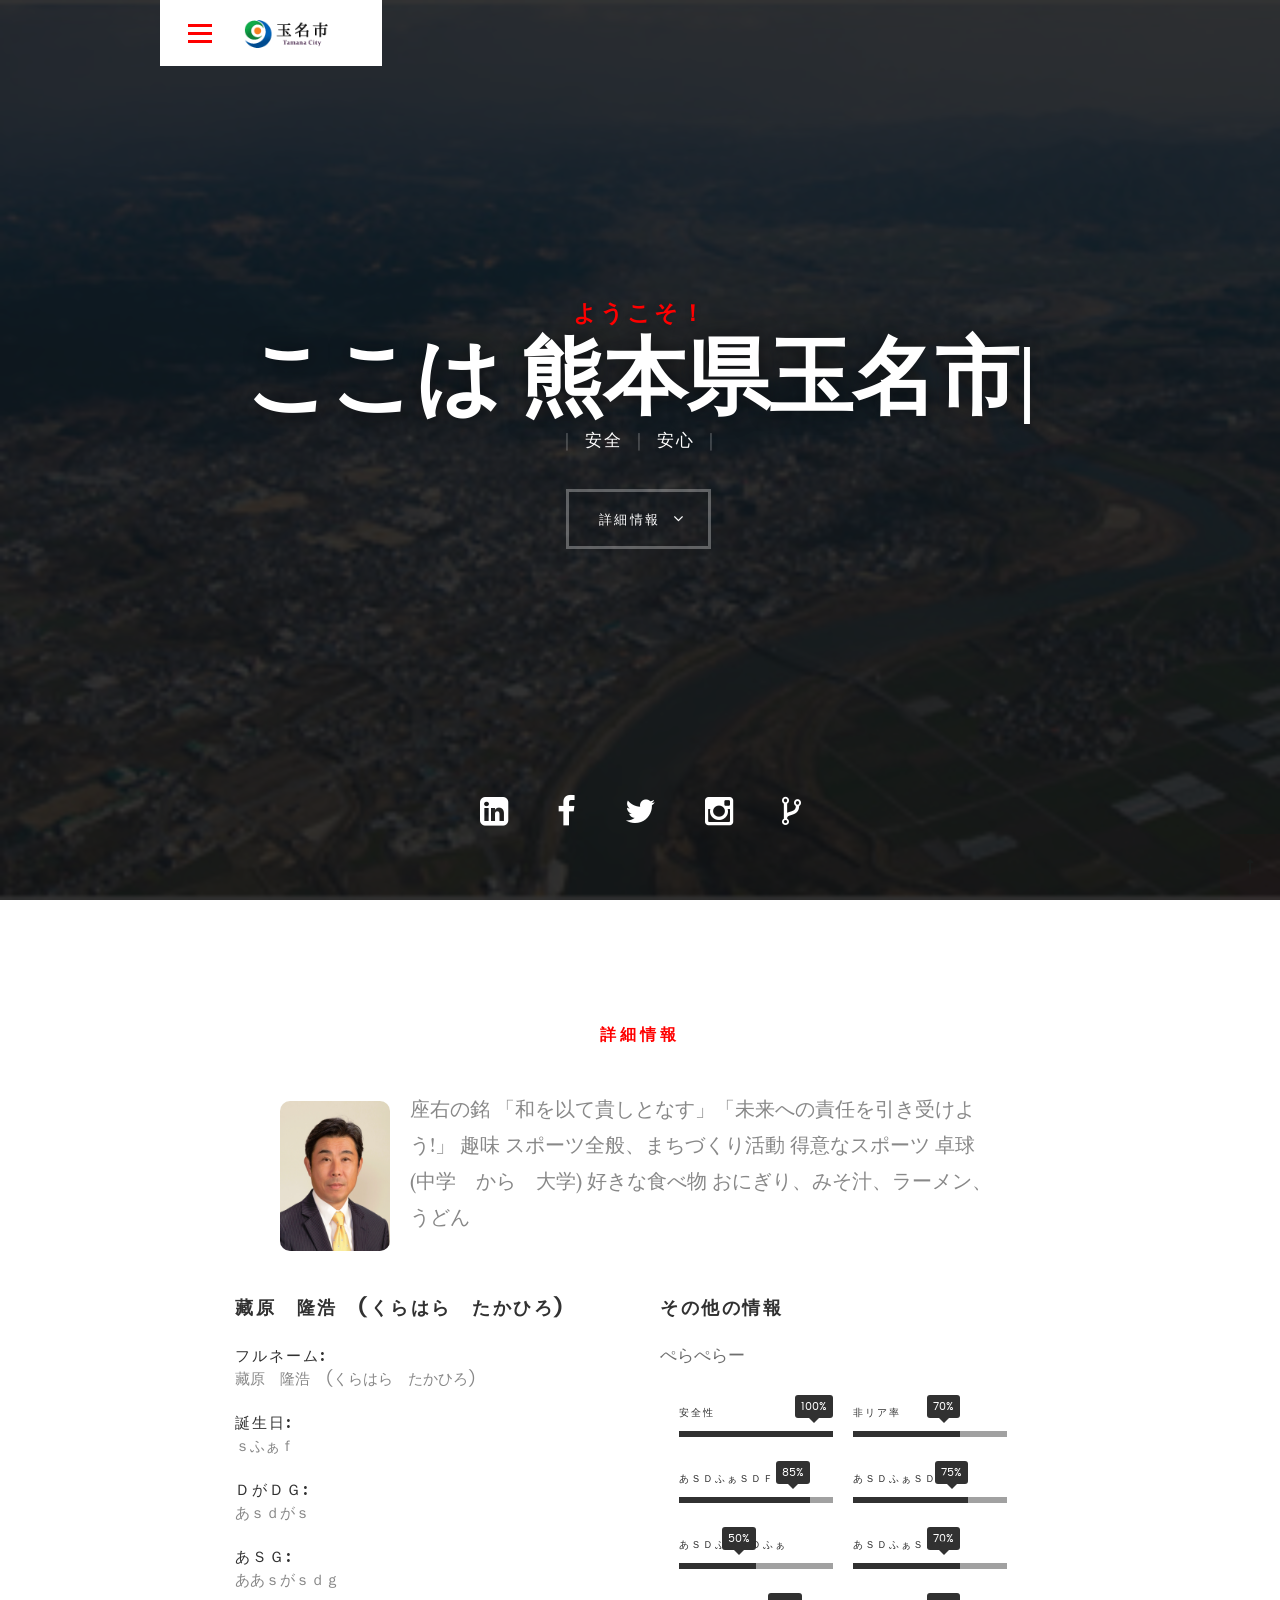
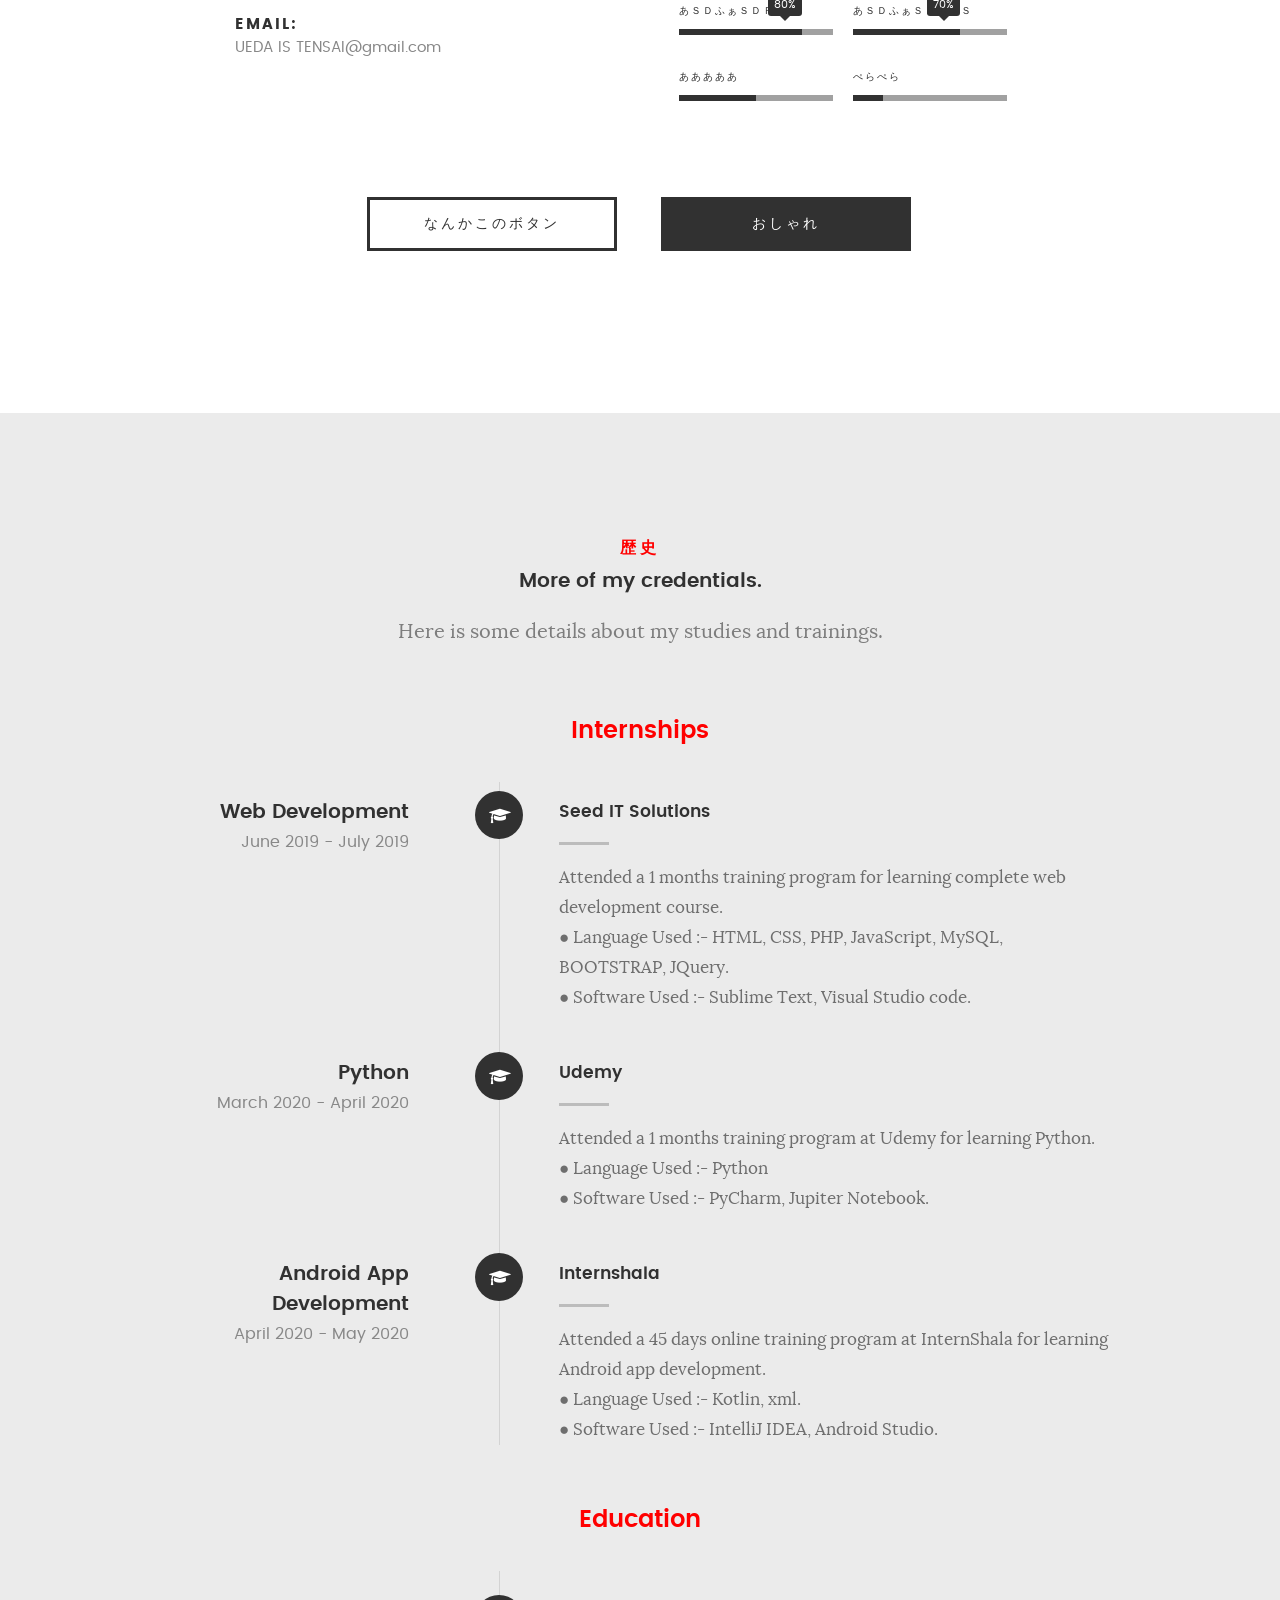
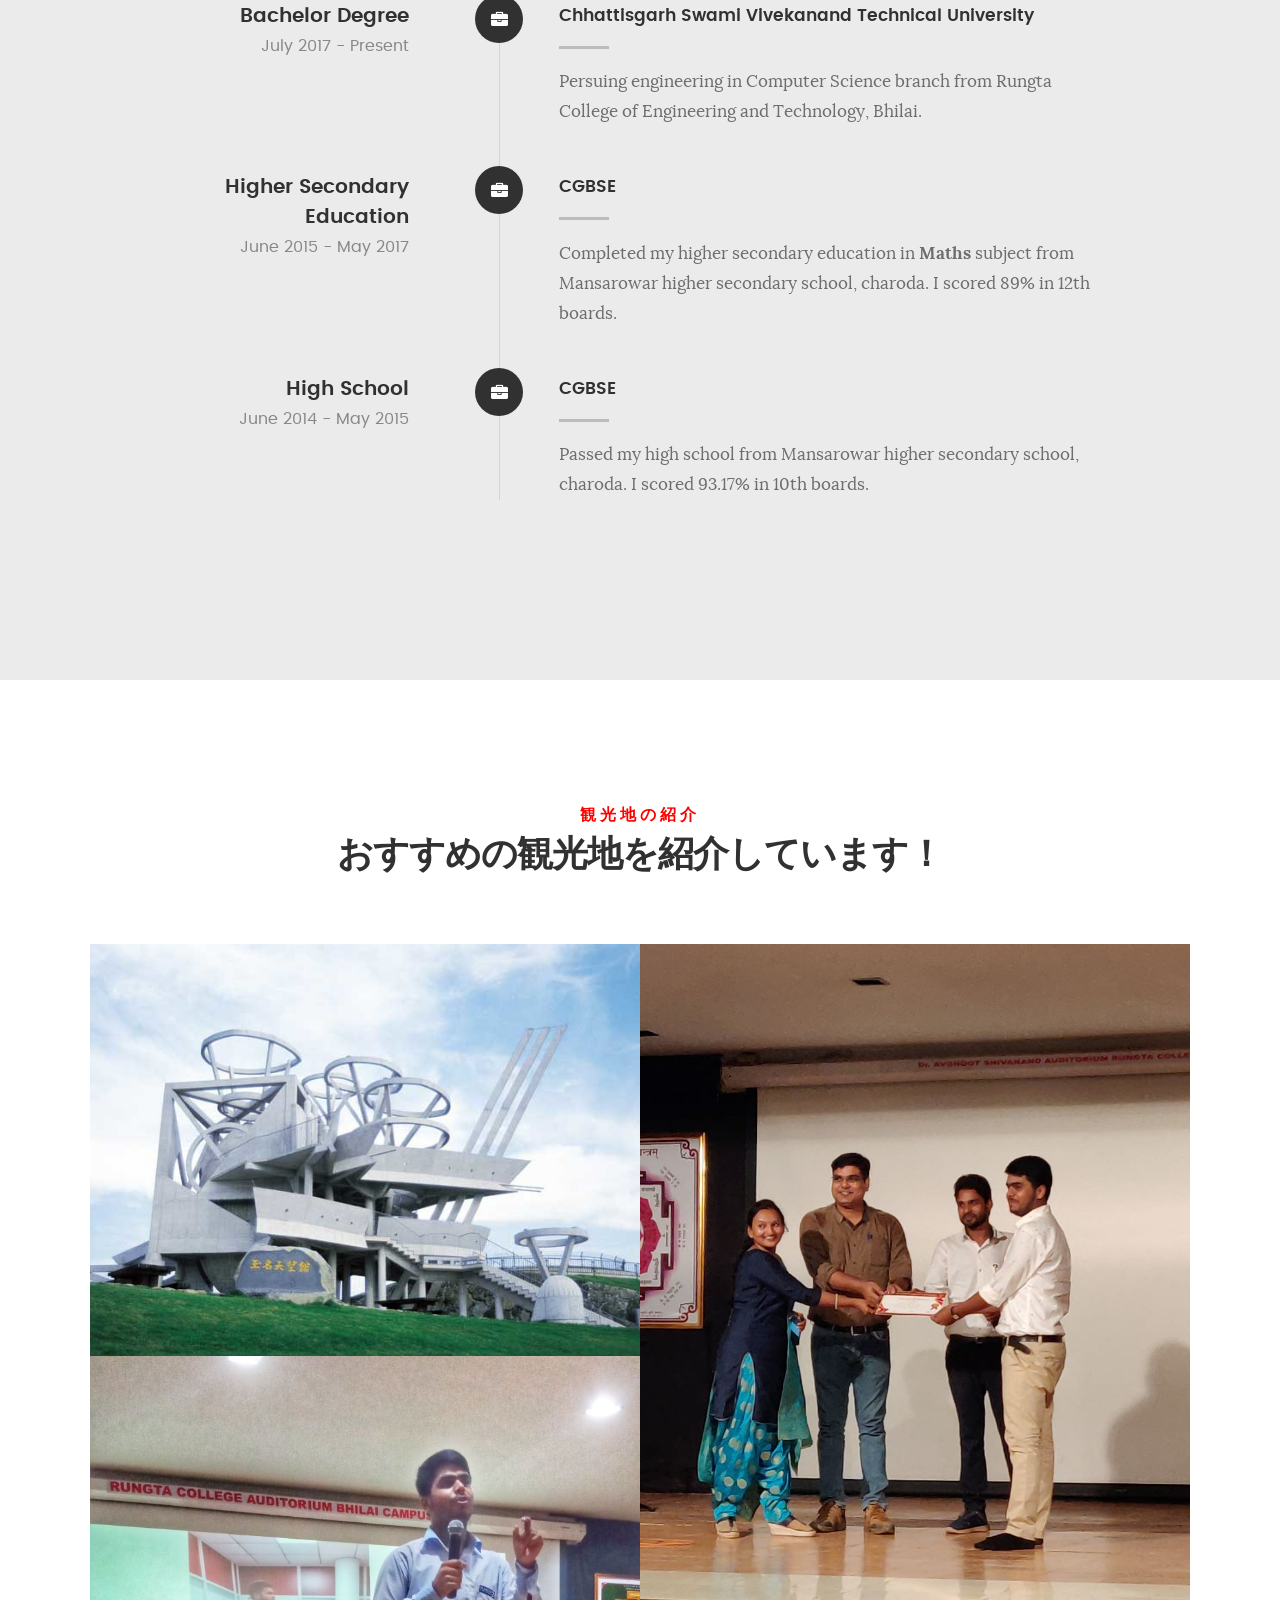
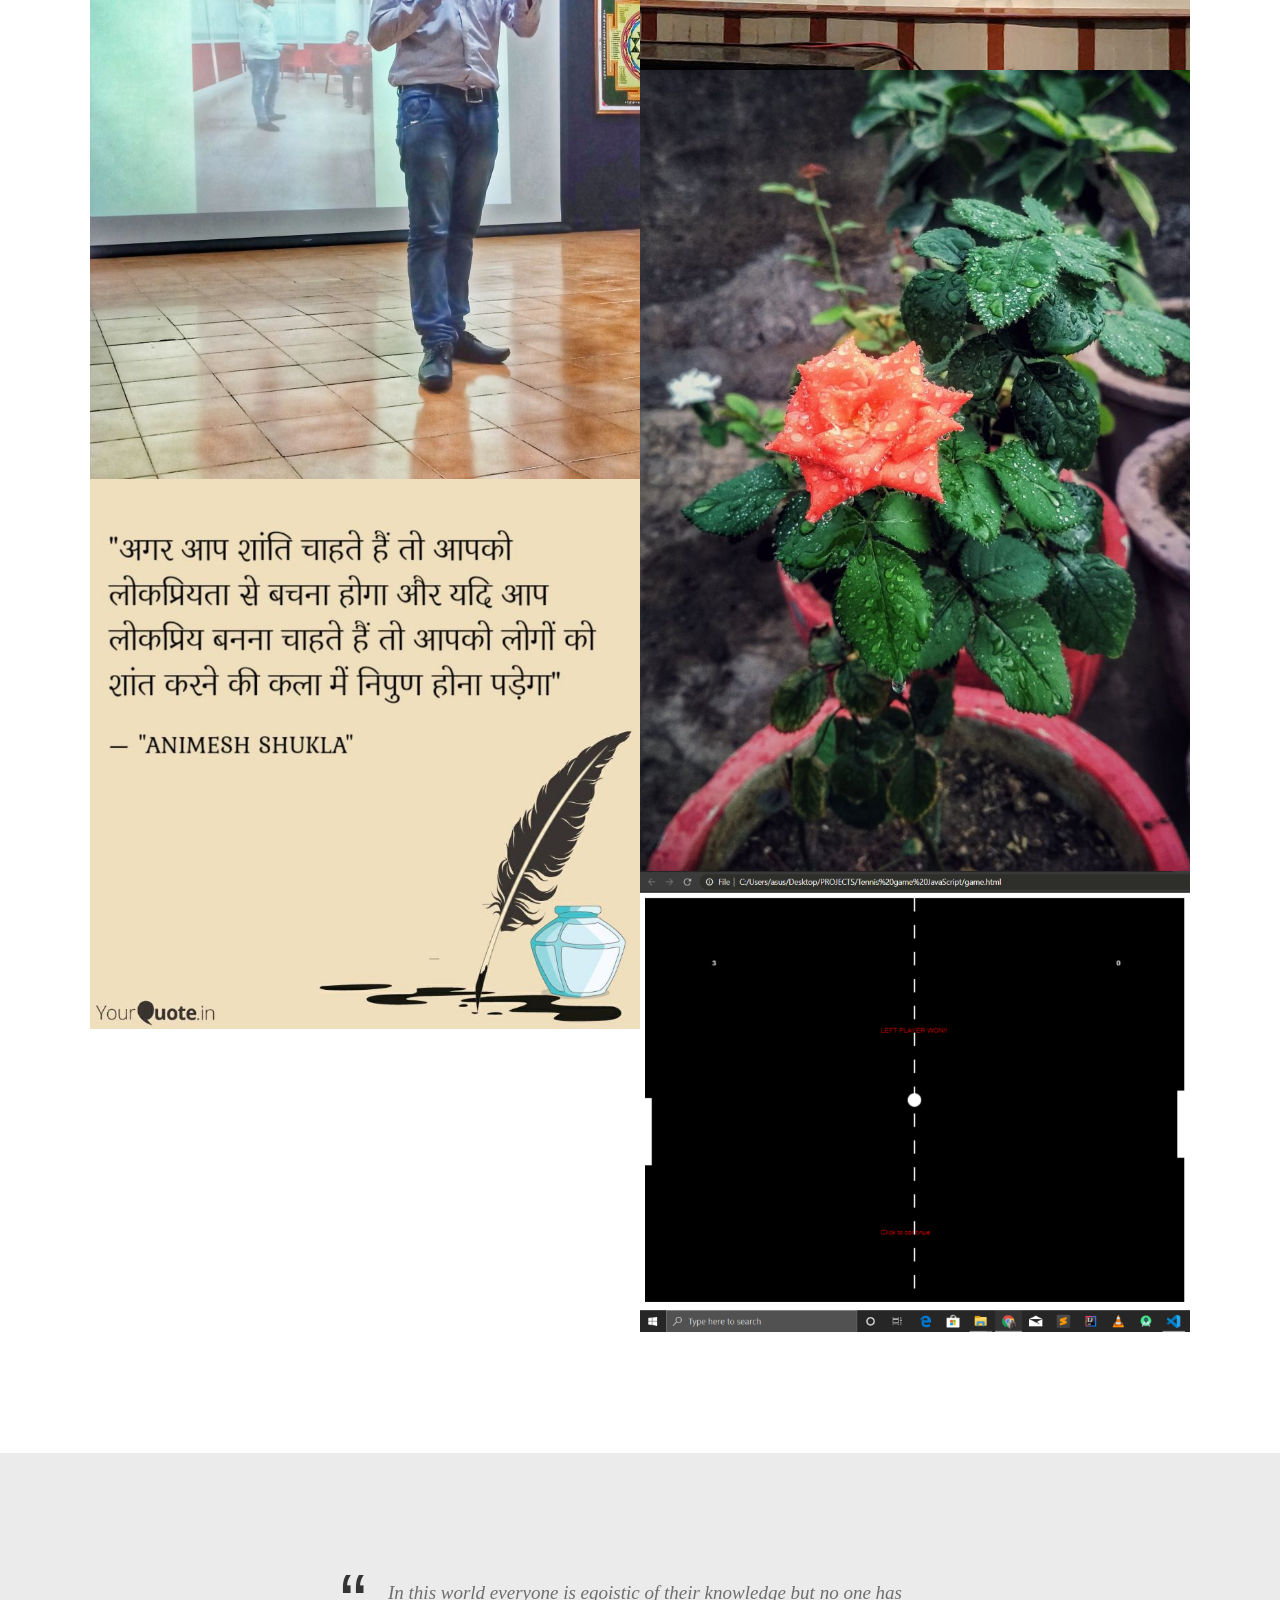
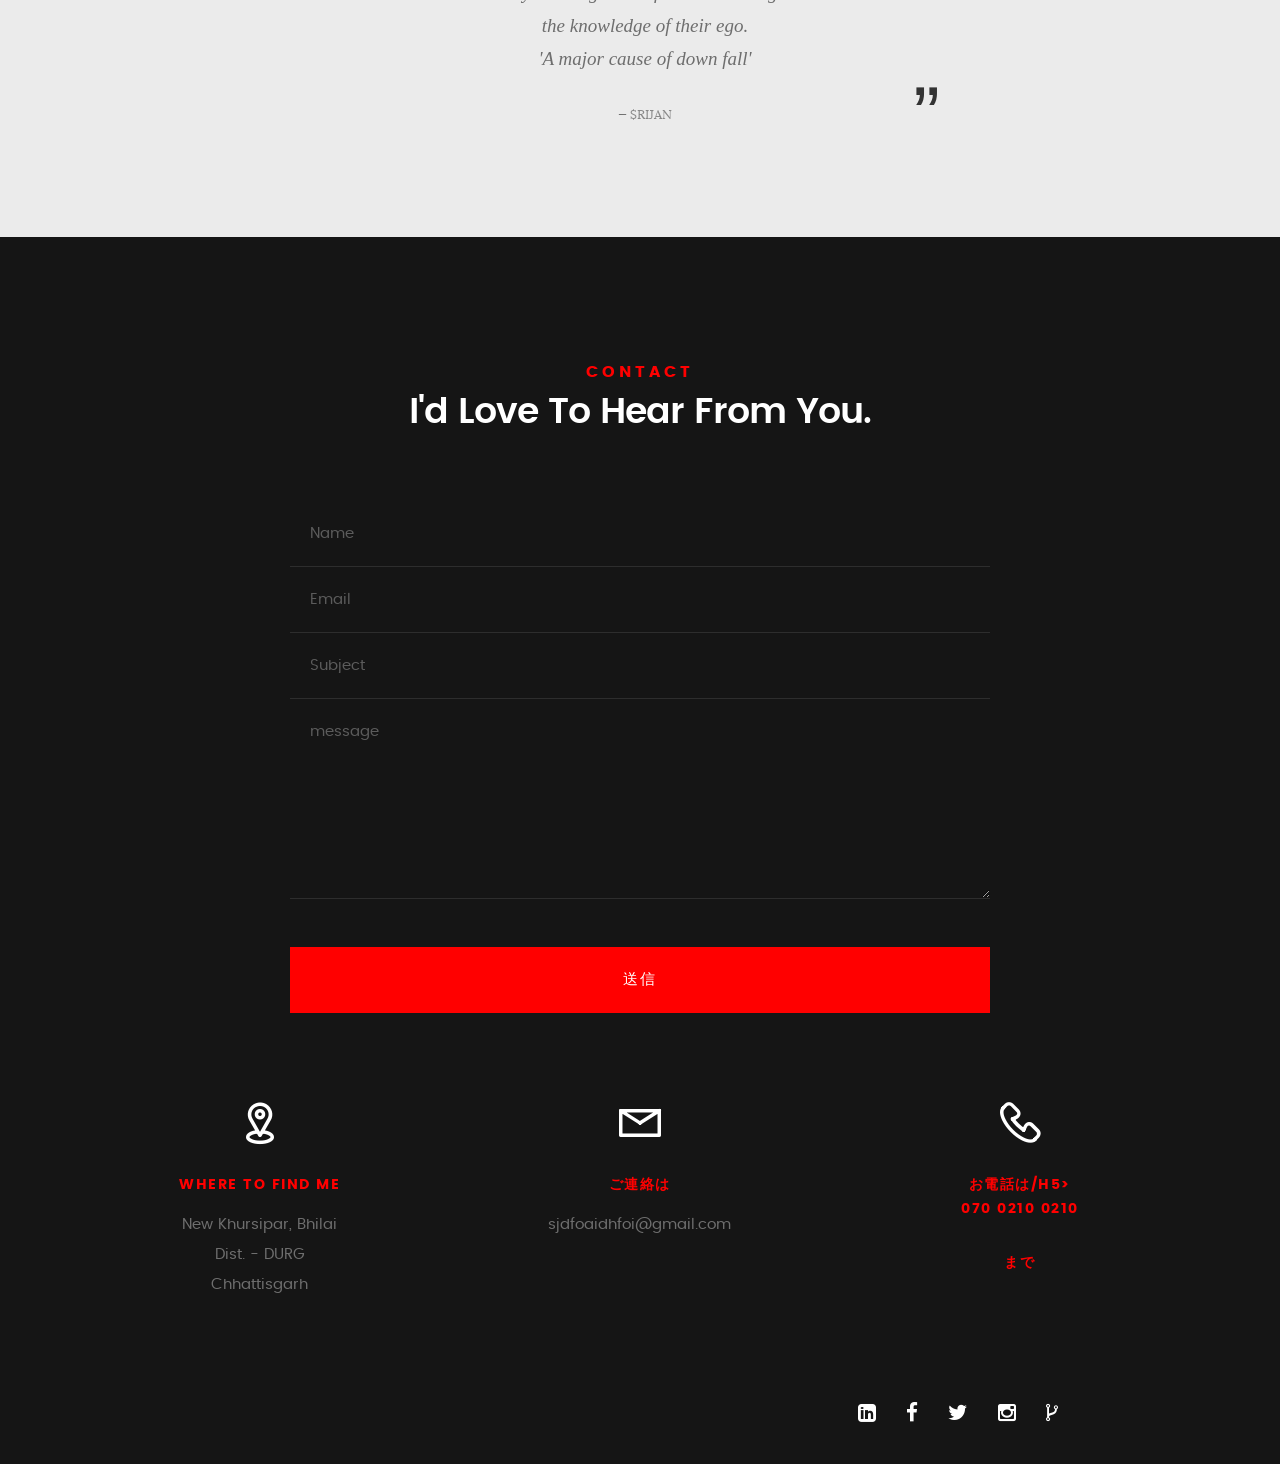
<file: index.html>
<!DOCTYPE html>
<html class="no-js" lang="jp">
<head>
    <!--- basic page needs -->
    <meta charset="utf-8">
    <title>玉名市公式ホームページ</title>
    <meta name="description" content="">  
    <meta name="author" content="">

    <!-- mobile specific metas -->
    <meta name="viewport" content="width=device-width, initial-scale=1, maximum-scale=1">

    <!-- CSS -->
    <link rel="stylesheet" href="css/base.css">  
    <link rel="stylesheet" href="css/main.css">
    <link rel="stylesheet" href="css/vendor.css">     

    <!-- script -->   
    <script src="js/modernizr.js"></script>
    <script src="js/pace.min.js"></script>

    <!-- favicons -->
    <link rel="icon" type="image/png" href="favicon.png">
</head>
<body id="top">

	<!-- header  -->
    <header>   	
        <div class="row">
            <div class="top-bar">
                <a class="menu-toggle" href="#"><span>メニュー</span></a>
                <div class="logo">
                    <a href="index.html"><img src="images/flogo.gif" style=""></a>
                </div>

                <nav id="main-nav-wrap">
                    <ul class="main-navigation">
                        <li class="current"><a class="smoothscroll"  href="#intro" title="">ホーム</a></li>
                        <li><a class="smoothscroll"  href="#about" title="">詳細情報</a></li>
                        <li><a class="smoothscroll"  href="#resume" title="">歴史</a></li>
                        <li><a class="smoothscroll"  href="#portfolio" title="">観光地の紹介</a></li>					
                        <li><a class="smoothscroll"  href="#contact" title="">お問い合わせ</a></li>					
                    </ul>
                </nav>    		
            </div>
        </div>
    </header>

    <!-- intro section -->
    <section id="intro">   
        <div class="intro-overlay"></div>	

        <div class="intro-content">
            <div class="row">
                <div class="col-twelve">
                    <h5 style="text-transform: none;">ようこそ！</h5>
                    <h1 style="font-family: Garamond;">ここは <span class="type"></span></h1>

                    <p class="intro-position">
                        <span>安全</span>
                        <span>安心</span> 
                    </p>
                    <a class="button stroke smoothscroll" href="#about" title="">詳細情報</a>
                </div>  
            </div>   		 		
        </div>

        <ul class="intro-social">        
            <li><a href="https://pics.prcm.jp/2c8375fc9ac79/85107960/png/85107960.png" target="_blank"><i class="fa fa-linkedin-square"></i></a></li>
            <li><a href="https://www.facebook.com/tamanamarugoto/" target="_blank"><i class="fa fa-facebook"></i></a></li>
            <li><a href="https://pics.prcm.jp/2c8375fc9ac79/85107960/png/85107960.png" target="_blank"><i class="fa fa-twitter"></i></a></li>
            <li><a href="https://pics.prcm.jp/2c8375fc9ac79/85107960/png/85107960.png" target="_blank"><i class="fa fa-instagram"></i></a></li>
            <li><a href="https://pics.prcm.jp/2c8375fc9ac79/85107960/png/85107960.png" target="_blank"><i class="fa fa-code-fork"></i></a></li>
        </ul>   	
    </section>


    <!-- about section -->
   	<section id="about">  
   		<div class="row section-intro">
   			<div class="col-twelve">

   				<h5>詳細情報</h5>
   				<h1></h1>

   				<div class="intro-info">

   					<img src="images/profile-pic.jpg" alt="Profile Picture">

   					<p class="lead">座右の銘
						「和を以て貴しとなす」「未来への責任を引き受けよう!」
					   
					   趣味
						スポーツ全般、まちづくり活動
					   
					   得意なスポーツ
					   卓球(中学　から　大学)
					   
					   好きな食べ物
					   おにぎり、みそ汁、ラーメン、うどん</p>
   				</div>   			

   			</div>   		
   		</div>

   		<div class="row about-content">
   			<div class="col-six tab-full">

   				<h3>藏原　隆浩　(くらはら　たかひろ)</h3>


   				<ul class="info-list">
   					<li>
   						<strong>フルネーム:</strong>
   						<span>藏原　隆浩　(くらはら　たかひろ)</span>
   					</li>
   					<li>
   						<strong>誕生日:</strong>
   						<span>ｓふぁｆ</span>
   					</li>
   					<li>
   						<strong>ｄがｄｇ:</strong>
   						<span>あｓｄがｓ</span>
   					</li>
   					<li>
   						<strong>あｓｇ:</strong>
   						<span>ああｓがｓｄｇ</span>
   					</li>
   					<li>
   						<strong>Email:</strong>
   						<span>UEDA IS TENSAI@gmail.com</span>
   					</li>

   				</ul>

   			</div>

   			<div class="col-six tab-full">

   				<h3>その他の情報</h3>
   				<p>ぺらぺらー
   				</p>

   				<ul class="skill-bars">
   					<li>
   						<div class="progress percent100"><span>100%</span></div>
   						<strong>安全性</strong>
   					</li>
   					<li>
   						<div class="progress percent70"><span>70%</span></div>
   						<strong>非リア率</strong>
   					</li>
   					<li>
   						<div class="progress percent85"><span>85%</span></div>
   						<strong>あｓｄふぁｓｄｆ</strong>
   					</li>
   					<li>
   						<div class="progress percent75"><span>75%</span></div>
   						<strong>あｓｄふぁｓｄｆ</strong>
   					</li>
   					<li>
   						<div class="progress percent50"><span>50%</span></div>
   						<strong>あｓｄふぁｓｄふぁ</strong>
   					</li>
   					<li>
   						<div class="progress percent70"><span>70%</span></div>
   						<strong>あｓｄふぁｓｄｆ</strong>
   					</li>
   					<li>
   						<div class="progress percent80"><span>80%</span></div>
   						<strong>あｓｄふぁｓｄｆ</strong>
   					</li>
   					<li>
   						<div class="progress percent70"><span>70%</span></div>
   						<strong>あｓｄふぁｓｄふぁｓ</strong>
   					</li>
   					<li>
   						<div class="progress percent50"></div>
   						<strong>あああああ</strong>
   					</li>
   					<li>
   						<div class="progress percent20"></div>
   						<strong>ぺらぺら</strong>
   					</li>
   				</ul>		

   			</div>

   		</div>

   		<div class="row button-section">
   			<div class="col-twelve">
   				<a href="#contact" title="Hire Me" class="button stroke smoothscroll">なんかこのボタン</a>
   				<a href="https://pics.prcm.jp/2c8375fc9ac79/85107960/png/85107960.png" target="_blank" title="Download CV" class="button button-primary">おしゃれ</a>
   			</div>   		
   		</div>

   	</section>  


    <!-- resume Section -->
   	<section id="resume" class="grey-section">

   		<div class="row section-intro">
   			<div class="col-twelve">

   				<h5>歴史</h5>
   				<h3>More of my credentials.</h3>

   				<p class="lead">Here is some details about my studies and trainings.</p>

   			</div>   		
   		</div>

   		<div class="row resume-timeline">

   			<div class="col-twelve resume-header">
   				<h2>Internships</h2>
   			</div>

   			<div class="col-twelve">
   				<div class="timeline-wrap">
   					<div class="timeline-block">
   						<div class="timeline-ico">
   							<i class="fa fa-graduation-cap"></i>
   						</div>
   						<div class="timeline-header">
   							<h3>Web Development</h3>
   							<p>June 2019 - July 2019</p>
   						</div>
   						<div class="timeline-content">
   							<h4>Seed IT Solutions</h4>
   							<p>Attended a 1 months training program for learning complete web development course.<br>
   								● Language Used :- HTML, CSS, PHP, JavaScript, MySQL, BOOTSTRAP, JQuery.<br>
   							● Software Used :- Sublime Text, Visual Studio code.</p>
   						</div>
   					</div>

   					<div class="timeline-block">
   						<div class="timeline-ico">
   							<i class="fa fa-graduation-cap"></i>
   						</div>
   						<div class="timeline-header">
   							<h3>Python</h3>
   							<p>March 2020 - April 2020</p>
   						</div>
   						<div class="timeline-content">
   							<h4>Udemy</h4>
   							<p>Attended a 1 months training program at Udemy for learning Python.<br>
   								● Language Used :- Python<br>
   								● Software Used :- PyCharm, Jupiter Notebook.
   							</p>
   						</div>
   					</div>

   					<div class="timeline-block">
   						<div class="timeline-ico">
   							<i class="fa fa-graduation-cap"></i>
   						</div>
   						<div class="timeline-header">
   							<h3>Android App Development</h3>
   							<p>April 2020 - May 2020</p>
   						</div>
   						<div class="timeline-content">
   							<h4>Internshala</h4>
   							<p>Attended a 45 days online training program at InternShala for learning Android app development.<br>
   								● Language Used :- Kotlin, xml.<br>
   								● Software Used :- IntelliJ IDEA, Android Studio.
   							</p>
   						</div>
   					</div>

   				</div>			
   			</div>
   		</div>

   		<div class="row resume-timeline">

   			<div class="col-twelve resume-header">
   				<h2>Education</h2>
   			</div>

   			<div class="col-twelve">
   				<div class="timeline-wrap">
   					<div class="timeline-block"></div>

   					<div class="timeline-block">
   						<div class="timeline-ico">
   							<i class="fa fa-briefcase"></i>
   						</div>
   						<div class="timeline-header">
   							<h3>Bachelor Degree</h3>
   							<p>July 2017 - Present</p>
   						</div>
   						<div class="timeline-content">
   							<h4>Chhattisgarh Swami Vivekanand Technical University</h4>
   							<p>Persuing engineering in Computer Science branch from Rungta College of Engineering and Technology, Bhilai.</p>
   						</div>
   					</div>

   					<div class="timeline-block">
   						<div class="timeline-ico">
   							<i class="fa fa-briefcase"></i>
   						</div>
   						<div class="timeline-header">
   							<h3>Higher Secondary Education</h3>
   							<p>June 2015 - May 2017</p>
   						</div>
   						<div class="timeline-content">
   							<h4>CGBSE</h4>
   							<p>Completed my higher secondary education in <b>Maths</b> subject from Mansarowar higher secondary school, charoda. I scored 89% in 12th boards.</p>
   						</div>
   					</div>

   					<div class="timeline-block">
   						<div class="timeline-ico">
   							<i class="fa fa-briefcase"></i>
   						</div>
   						<div class="timeline-header">
   							<h3>High School</h3>
   							<p>June 2014 - May 2015</p>
   						</div>
   						<div class="timeline-content">
   							<h4>CGBSE</h4>
   							<p>Passed my high school from Mansarowar higher secondary school, charoda. I scored 93.17% in 10th boards.</p>
   						</div>
   					</div>

   				</div>			
   			</div>
   		</div>

   	</section>


	<!-- Portfolio Section -->
    <section id="portfolio">

        <div class="row section-intro">
            <div class="col-twelve">
                <h5>観光地の紹介</h5>
                <h1>おすすめの観光地を紹介しています！</h1>
                <p class="lead"></p>
            </div>   		
        </div> 

        <div class="row portfolio-content">
            <div class="col-twelve">
                <div id="folio-wrapper" class="block-1-2 block-mob-full stack">

                    <div class="bgrid folio-item">
                        <div class="item-wrap">
                            <img src="images/portfolio/展望台.jfif" alt="Liberty">
                            <a href="#modal-01" class="overlay">	                  	           
                                <div class="folio-item-table">
                                    <div class="folio-item-cell">
                                        <h3 class="folio-title">玉名展望台</h3>	     					    
                                        <span class="folio-types">
                                            玉名市街地や有明海まで見れます
                                        </span>
                                    </div>	                      	
                                </div>                    
                            </a>
                        </div>	               
                    </div>

                    <div class="bgrid folio-item">
                        <div class="item-wrap">
                            <img src="images/portfolio/singing.jpg" alt="Shutterbug">
                            <a href="#modal-02" class="overlay">              		                  
                                <div class="folio-item-table">
                                    <div class="folio-item-cell">
                                        <h3 class="folio-title">Singing</h3>	     					    
                                        <span class="folio-types">
                                            Rangmanch singing event
                                        </span>		     		
                                    </div> 	                      	
                                </div>                    
                            </a>
                        </div>
                    </div>

<div class="bgrid folio-item">
 <div class="item-wrap">
    <img src="images/portfolio/just-talk.jpeg"alt="Clouds">
    <a href="#modal-03" class="overlay">             		                  
       <div class="folio-item-table">
          <div class="folio-item-cell">
             <h3 class="folio-title">Just Talk</h3>	     					    
             <span class="folio-types">
                A guest speaker by LISD
            </span>		     		
        </div> 	                      	
    </div>                    
</a>
</div>
</div> <!-- /folio-item -->

<div class="bgrid folio-item">
 <div class="item-wrap">
    <img src="images/portfolio/flower.jpeg" alt="Beetle">
    <a href="#modal-04" class="overlay">                  	                 
       <div class="folio-item-table">
          <div class="folio-item-cell">
             <h3 class="folio-title">Flowers</h3>	     					    
             <span class="folio-types">
                Photography
            </span>		     		
        </div>  	                      	
    </div>                    
</a>
</div>
</div> <!-- /folio-item -->     

<div class="bgrid folio-item">
 <div class="item-wrap">
    <img src="images/portfolio/quote.jpg" alt="Lighthouse">
    <a href="#modal-05" class="overlay">             		                  
       <div class="folio-item-table">
          <div class="folio-item-cell">
             <h3 class="folio-title">Writing</h3>	     					    
             <span class="folio-types">
                Motivational Quotes
            </span>		     		
        </div> 	                      	
    </div>                    
</a>
</div>
</div> <!-- /folio-item -->

<div class="bgrid folio-item">
 <div class="item-wrap">
    <img src="images/portfolio/js-game.png" alt="Salad">
    <a href="#modal-06" class="overlay">
       <div class="folio-item-table">
          <div class="folio-item-cell">
             <h3 class="folio-title">Tennis Game</h3>	     					    
             <span class="folio-types">
                JavaScript Game
            </span>		     		
        </div>	                      	
    </div>                    
</a>
</div>
</div> <!-- /folio-item -->   

    	            <!-- modal popups - begin
    	            	============================================================= -->
    	            	<div id="modal-01" class="popup-modal slider mfp-hide">	

    	            		<div class="media">
    	            			<img src="images/portfolio/modals/bridge.jpg" alt="" />
    	            		</div>      	

    	            		<div class="description-box">
    	            			<h4>Bridge</h4>		      
    	            			<p>"They say a picture is worth a thousand words. But I wonder, what else do “they” say? In order to find out I’ve culled together the best quotes on the subject of photography. I hope they inspire you."</p>

    	            			<div class="categories">Mobile Photography</div>			               
    	            		</div>

    	            		<div class="link-box">
    	            			<a href="">Details</a>
    	            			<a href="#" class="popup-modal-dismiss">Close</a>
    	            		</div>		      

    	            	</div> <!-- /modal-01 -->

    	            	<div id="modal-02" class="popup-modal slider mfp-hide">	

    	            		<div class="media">
    	            			<img src="images/portfolio/modals/singing.jpg" alt="" />
    	            		</div>      	

    	            		<div class="description-box">
    	            			<h4>College Singing Event</h4>		      
    	            			<p>"When a singer truly feels and experiences what the music is all about, the words will automatically ring true."</p>

    	            			<div class="categories">Singing</div>			               
    	            		</div>

    	            		<div class="link-box">
    	            			<a href="#">Details</a>
    	            			<a href="#" class="popup-modal-dismiss">Close</a>
    	            		</div>		      

    	            	</div> <!-- /modal-02 -->

    	            	<div id="modal-03" class="popup-modal slider mfp-hide">	

    	            		<div class="media">
    	            			<img src="images/portfolio/modals/just-talk.jpg" alt="" />
    	            		</div>      	

    	            		<div class="description-box">
    	            			<h4>Speech</h4>		      
    	            			<p>“There are always three speeches, for every one you actually gave. The one you practiced, the one you gave, and the one you wish you gave.”</p>

    	            			<div class="categories">Public Speaking</div>			               
    	            		</div>

    	            		<div class="link-box">
    	            			<a href="#">Details</a>
    	            			<a href="#" class="popup-modal-dismiss">Close</a>
    	            		</div>		      

    	            	</div> <!-- /modal-03 -->

    	            	<div id="modal-04" class="popup-modal slider mfp-hide">	

    	            		<div class="media">
    	            			<img src="images/portfolio/modals/sky.jpeg" alt="" />
    	            		</div>      	

    	            		<div class="description-box">
    	            			<h4>Nature</h4>		      
    	            			<p>For most of history, man has had to fight nature to survive; in this century he is beginning to realize that, in order to survive, he must protect it.</p>

    	            			<div class="categories">Mobile Photography</div>			               
    	            		</div>

    	            		<div class="link-box">
    	            			<a href="#">Details</a>
    	            			<a href="#" class="popup-modal-dismiss">Close</a>
    	            		</div>		      

    	            	</div> <!-- /modal-04 -->

    	            	<div id="modal-05" class="popup-modal slider mfp-hide">	

    	            		<div class="media">
    	            			<img src="images/portfolio/modals/write-up.jpeg" alt="" />
    	            		</div>      	

    	            		<div class="description-box">
    	            			<h4>Write up</h4>		      
    	            			<p>“Every secret of a writer's soul, every experience of his life, every quality of his mind, is written large in his works.”</p>

    	            			<div class="categories">Writing</div>			               
    	            		</div>

    	            		<div class="link-box">
    	            			<a href="#">Details</a>
    	            			<a href="#" class="popup-modal-dismiss">Close</a>
    	            		</div>		      

    	            	</div> <!-- /modal-05 -->

    	            	<div id="modal-06" class="popup-modal slider mfp-hide">	

    	            		<div class="media">
    	            			<img src="images/portfolio/modals/coding.jpg" alt="" />
    	            		</div>      	

    	            		<div class="description-box">
    	            			<h4>Development</h4>		      
    	            			<p>“Any fool can write code that a computer can understand. Good programmers write code that humans can understand.”</p>

    	            			<div class="categories">Coding</div>			               
    	            		</div>

    	            		<div class="link-box">
    	            			<a href="#">Details</a>
    	            			<a href="#" class="popup-modal-dismiss">Close</a>
    	            		</div>		      

    	            	</div> <!-- /modal-06 -->


    				   <!-- modal popups - end
    				   	============================================================= -->

    				   </div> <!-- /portfolio-wrapper --> 

    				</div>  <!-- /twelve -->   

    			</div> <!-- /portfolio-content --> 

    		</section>


	<!-- CTA Section
		================================================== -->
		<section id="cta" class="grey-section">

			<div class="row cta-content">

				<div class="col-twelve section-ads">  

					<aside class="pull-quote">
						<blockquote>
							<p>In this world everyone is egoistic of their knowledge but no one has the knowledge of their ego.<br>'A major cause of down fall'</p>
							<cite>
								<a href="#">$RIJAN</a>
							</cite>
						</blockquote>
					</aside>
				</div>

			</div> <!-- /cta-content -->

		</section> <!-- /cta --> 

   <!-- contact
   	================================================== -->
   	<section id="contact">

   		<div class="row section-intro">
   			<div class="col-twelve">

   				<h5>Contact</h5>
   				<h1>I'd Love To Hear From You.</h1>

   				<p class="lead"></p>

   			</div> 
   		</div> <!-- /section-intro -->

   		<div class="row contact-form">

   			<div class="col-twelve">

   				<!-- form -->
   				<form name="contactForm" id="contactForm" method="post" action="inc/sendEmail.php">
   					<fieldset>
   						<div class="form-field">
   							<input name="contactName" type="text" id="contactName" placeholder="Name" value="" minlength="2" required="">
   						</div>
   						<div class="form-field">
   							<input name="contactEmail" type="email" id="contactEmail" placeholder="Email" value="" required="">
   						</div>
   						<div class="form-field">
   							<input name="contactSubject" type="text" id="contactSubject" placeholder="Subject" value="">
   						</div>                       
   						<div class="form-field">
   							<textarea name="contactMessage" id="contactMessage" placeholder="message" rows="10" cols="50" required=""></textarea>
   						</div>                      
   						<div class="form-field">
   							<button class="submitform">送信</button>
   							<div id="submit-loader">
   								<div class="text-loader">送信中・・・</div>                             
   								<div class="s-loader">
   									<div class="bounce1"></div>
   									<div class="bounce2"></div>
   									<div class="bounce3"></div>
   								</div>
   							</div>
   						</div>

   					</fieldset>
   				</form> <!-- Form End -->

   				<!-- contact-warning -->
   				<div id="message-warning">            	
   				</div>            
   				<!-- contact-success -->
   				<div id="message-success">
   					<i class="fa fa-check"></i>メッセージが送信されました！<br>
   				</div>

   			</div> <!-- /col-twelve -->

   		</div> <!-- /contact-form -->

   		<div class="row contact-info">

   			<div class="col-four tab-full">

   				<div class="icon">
   					<i class="icon-pin"></i>
   				</div>

   				<h5>Where to find me</h5>

   				<p>
   					New Khursipar, Bhilai<br>
   					Dist. - DURG<br>
   					Chhattisgarh
   				</p>

   			</div>

   			<div class="col-four tab-full collapse">

   				<div class="icon">
   					<i class="icon-mail"></i>
   				</div>

   				<h5>ご連絡は</h5>

   				<p>sjdfoaidhfoi@gmail.com<br>

   				</p>

   			</div>

   			<div class="col-four tab-full">

   				<div class="icon">
   					<i class="icon-phone"></i>
   				</div>

   				<h5>お電話は/h5>

   				<p>070 0210 0210
   				</p>
				<h5>
					まで
				</h5>

   			</div>

   		</div> <!-- /contact-info -->

   	</section> <!-- /contact -->


   <!-- footer
   	================================================== -->

   	<footer>
   		<div class="row">

   			<div class="col-six tab-full pull-right social">

   				<ul class="footer-social">        
   					<li><a href="https://www.linkedin.com/in/animesh-shukla-64438a195" target="_blank"><i class="fa fa-linkedin-square"></i></a></li>
   					<li><a href="https://www.facebook.com/animesh.shukla.925" target="_blank"><i class="fa fa-facebook"></i></a></li>
   					<li><a href="https://twitter.com/Animesh97149522" target="_blank"><i class="fa fa-twitter"></i></a></li>
   					<li><a href="https://instagram.com/animesh_62600?igshid=da31wrdxls1o" target="_blank"><i class="fa fa-instagram"></i></a></li>
   					<li><a href="https://github.com/animeshaks" target="_blank"><i class="fa fa-code-fork"></i></a></li>
   				</ul> 

   			</div>

   			<div id="go-top">
   				<a class="smoothscroll" title="Back to Top" href="#top"><i class="fa fa-long-arrow-up"></i></a>
   			</div>

   		</div> <!-- /row -->     	
   	</footer>  

   <!-- <div id="preloader"> 
    	<div id="loader"></div>
    </div>  -->

   <!-- Java Script
   	================================================== --> 
   	<script src="js/jquery-2.1.3.min.js"></script>
   	<script src="js/plugins.js"></script>
   	<script src="js/main.js"></script>

   	<!-- Typing Effect   -->
   	<script src="js/typed.js"></script>
   	<script type="text/javascript">
   		var typed = new Typed('.type', {
   			strings: ['熊本県玉名市'],
   			typeSpeed : 140,
   			backSpeed : 60,
   			loop : false
   		});
   	</script>
   	<!-- Typing Effect End  -->

   </body>

   </html>
</file>
<file: css/base.css>
/**
 * =================================================================== 
 *

 *  TOC:
 *  01. reset
 *  02. basic/base setup styles
 *  03. grid
 *  04. MISC
 *
 * =================================================================== 
 */


html {
	font-family: sans-serif;
	-ms-text-size-adjust: 100%;
	-webkit-text-size-adjust: 100%;
}

body {
	margin: 0;
}

article,
aside,
details,
figcaption,
figure,
footer,
header,
hgroup,
main,
menu,
nav,
section,
summary {
	display: block;
}

audio,
canvas,
progress,
video {
	display: inline-block;
	vertical-align: baseline;
}

audio:not([controls]) {
	display: none;
	height: 0;
}

[hidden],
template {
	display: none;
}

a {
	background: transparent;
}

a:active,
a:hover {
	outline: 0;
}

abbr[title] {
	border-bottom: 1px dotted;
}

b,
strong {
	font-weight: bold;
}

dfn {
	font-style: italic;
}

h1 {
	font-size: 2em;
	margin: 0.67em 0;
}

mark {
	background: #ff0;
	color: #000;
}

small {
	font-size: 80%;
}

sub,
sup {
	font-size: 75%;
	line-height: 0;
	position: relative;
	vertical-align: baseline;
}

sup {
	top: -0.5em;
}

sub {
	bottom: -0.25em;
}

img {
	border: 0;
}

svg:not(:root) {
	overflow: hidden;
}

figure {
	margin: 1em 40px;
}

hr {
	-moz-box-sizing: content-box;
	box-sizing: content-box;
	height: 0;
}

pre {
	overflow: auto;
}

code,
kbd,
pre,
samp {
	font-family: monospace, monospace;
	font-size: 1em;
}

button,
input,
optgroup,
select,
textarea {
	color: inherit;
	font: inherit;
	margin: 0;
}

button {
	overflow: visible;
}

button,
select {
	text-transform: none;
}

button,
html input[type="button"],
input[type="reset"],
input[type="submit"] {
	-webkit-appearance: button;
	cursor: pointer;
}

button[disabled],
html input[disabled] {
	cursor: default;
}

button::-moz-focus-inner,
input::-moz-focus-inner {
	border: 0;
	padding: 0;
}

input {
	line-height: normal;
}

input[type="checkbox"],
input[type="radio"] {
	box-sizing: border-box;
	padding: 0;
}

input[type="number"]::-webkit-inner-spin-button,
input[type="number"]::-webkit-outer-spin-button {
	height: auto;
}

input[type="search"] {
	-webkit-appearance: textfield;
	-moz-box-sizing: content-box;
	-webkit-box-sizing: content-box;
	box-sizing: content-box;
}

input[type="search"]::-webkit-search-cancel-button,
input[type="search"]::-webkit-search-decoration {
	-webkit-appearance: none;
}

fieldset {
	border: 1px solid #c0c0c0;
	margin: 0 2px;
	padding: 0.35em 0.625em 0.75em;
}

legend {
	border: 0;
	padding: 0;
}

textarea {
	overflow: auto;
}

optgroup {
	font-weight: bold;
}

table {
	border-collapse: collapse;
	border-spacing: 0;
}

td,
th {
	padding: 0;
}

/** 
 * ===================================================================
 * 02. basic/base setup styles - (_basic.scss)
 *
 * ------------------------------------------------------------------- 
 */
html {
	font-size: 62.5%;
	box-sizing: border-box;
}

*,
*::before,
*::after {
	box-sizing: inherit;
}

body {
	font-weight: normal;
	line-height: 1;
	text-rendering: optimizeLegibility;
	word-wrap: break-word;
	-webkit-overflow-scrolling: touch;
	-webkit-text-size-adjust: none;
}

body,
input,
button {
	-moz-osx-font-smoothing: grayscale;
	-webkit-font-smoothing: antialiased;
}

/**
 * Media - (_basic.scss)
 * ------------------------------------------------------------------- 
 */
img,
video {
	max-width: 100%;
	height: auto;
}

/**
 * Typography resets - (_basic.scss)
 * ------------------------------------------------------------------- 
 */
div,
dl,
dt,
dd,
ul,
ol,
li,
h1,
h2,
h3,
h4,
h5,
h6,
pre,
form,
p,
blockquote,
th,
td {
	margin: 0;
	padding: 0;
}

h1,
h2,
h3,
h4,
h5,
h6 {
	-webkit-font-variant-ligatures: common-ligatures;
	-moz-font-variant-ligatures: common-ligatures;
	font-variant-ligatures: common-ligatures;
	text-rendering: optimizeLegibility;
}

em,
i {
	font-style: italic;
	line-height: inherit;
}

strong,
b {
	font-weight: bold;
	line-height: inherit;
}

small {
	font-size: 60%;
	line-height: inherit;
}

ol,
ul {
	list-style: none;
}

li {
	display: block;
}

/**
 * links - (_basic.scss)
 * ------------------------------------------------------------------- 
 */
a {
	text-decoration: none;
	line-height: inherit;
}

a img {
	border: none;
}

/**
 * inputs - (_basic.scss)
 * ------------------------------------------------------------------- 
 */
fieldset {
	margin: 0;
	padding: 0;
}

input[type="email"],
input[type="number"],
input[type="search"],
input[type="text"],
input[type="tel"],
input[type="url"],
input[type="password"],
textarea {
	-webkit-appearance: none;
	-moz-appearance: none;
	-ms-appearance: none;
	-o-appearance: none;
	appearance: none;
}

/** 
 * ===================================================================
 * 03. grid - (_grid.scss)
 *
 * ------------------------------------------------------------------- 
 */
.row {
	width: 94%;
	max-width: 1140px;
	margin: 0 auto;
}

.row:before,
.row:after {
	content: "";
	display: table;
}

.row:after {
	clear: both;
}

.row .row {
	width: auto;
	max-width: none;
	margin-left: -20px;
	margin-right: -20px;
}

[class*="col-"],
.bgrid {
	float: left;
}

[class*="col-"] + [class*="col-"].end {
	float: right;
}

[class*="col-"] {
	padding: 0 20px;
}

.col-one {
	width: 8.33333%;
}

.col-two,
.col-1-6 {
	width: 16.66667%;
}

.col-three,
.col-1-4 {
	width: 25%;
}

.col-four,
.col-1-3 {
	width: 33.33333%;
}

.col-five {
	width: 41.66667%;
}

.col-six,
.col-1-2 {
	width: 50%;
}

.col-seven {
	width: 58.33333%;
}

.col-eight,
.col-2-3 {
	width: 66.66667%;
}

.col-nine,
.col-3-4 {
	width: 75%;
}

.col-ten,
.col-5-6 {
	width: 83.33333%;
}

.col-eleven {
	width: 91.66667%;
}

.col-twelve,
.col-full {
	width: 100%;
}

/**
 * small screens - (_grid.scss)
 * --------------------------------------------------------------- 
 */
@media screen and (max-width:1024px) {
	.row .row {
		margin-left: -18px;
		margin-right: -18px;
	}

	[class*="col-"] {
		padding: 0 18px;
	}

}

/**
 * tablets - (_grid.scss)
 * --------------------------------------------------------------- 
 */
@media screen and (max-width:768px) {
	.row {
		width: auto;
		padding-left: 30px;
		padding-right: 30px;
	}

	.row .row {
		padding-left: 0;
		padding-right: 0;
		margin-left: -15px;
		margin-right: -15px;
	}

	[class*="col-"] {
		padding: 0 15px;
	}

	.tab-1-4 {
		width: 25%;
	}

	.tab-1-3 {
		width: 33.33333%;
	}

	.tab-1-2 {
		width: 50%;
	}

	.tab-2-3 {
		width: 66.66667%;
	}

	.tab-3-4 {
		width: 75%;
	}

	.tab-full {
		width: 100%;
	}

}

/**
 * large mobile devices - (_grid.scss)
 * --------------------------------------------------------------- 
 */
@media screen and (max-width:600px) {
	.row {
		padding-left: 25px;
		padding-right: 25px;
	}

	.row .row {
		margin-left: -10px;
		margin-right: -10px;
	}

	[class*="col-"] {
		padding: 0 10px;
	}

	.mob-1-4 {
		width: 25%;
	}

	.mob-1-2 {
		width: 50%;
	}

	.mob-3-4 {
		width: 75%;
	}

	.mob-full {
		width: 100%;
	}

}

/**
 * small mobile devices - (_grid.scss)
 * --------------------------------------------------------------- 
 */
@media screen and (max-width:400px) {
	.row .row {
		padding-left: 0;
		padding-right: 0;
		margin-left: 0;
		margin-right: 0;
	}

	[class*="col-"] {
		width: 100% !important;
		float: none !important;
		clear: both !important;
		margin-left: 0;
		margin-right: 0;
		padding: 0;
	}

	[class*="col-"] + [class*="col-"].end {
		float: none;
	}

}

/** 
 * ===================================================================
 * block grids - (_grid.scss)
 *
 * ------------------------------------------------------------------- 
 */
[class*="block-"]:before,
[class*="block-"]:after {
	content: "";
	display: table;
}

[class*="block-"]:after {
	clear: both;
}

.block-1-6 .bgrid {
	width: 16.66667%;
}

.block-1-4 .bgrid {
	width: 25%;
}

.block-1-3 .bgrid {
	width: 33.33333%;
}

.block-1-2 .bgrid {
	width: 50%;
}

/**
 * Clearing for block grid columns. Allow columns with 
 * different heights to align properly.
 */
.block-1-6 .bgrid:nth-child(6n+1),
.block-1-4 .bgrid:nth-child(4n+1),
.block-1-3 .bgrid:nth-child(3n+1),
.block-1-2 .bgrid:nth-child(2n+1) {
	clear: both;
}

/**
 * small screens - (_grid.scss)
 * --------------------------------------------------------------- 
 */
@media screen and (max-width:1024px) {
	.block-s-1-6 .bgrid {
		width: 16.66667%;
	}

	.block-s-1-4 .bgrid {
		width: 25%;
	}

	.block-s-1-3 .bgrid {
		width: 33.33333%;
	}

	.block-s-1-2 .bgrid {
		width: 50%;
	}

	.block-s-full .bgrid {
		width: 100%;
		clear: both;
	}

	[class*="block-s-"] .bgrid:nth-child(n) {
		clear: none;
	}

	.block-s-1-6 .bgrid:nth-child(6n+1),
	.block-s-1-4 .bgrid:nth-child(4n+1),
	.block-s-1-3 .bgrid:nth-child(3n+1),
	.block-s-1-2 .bgrid:nth-child(2n+1) {
		clear: both;
	}

}

/**
 * tablets - (_grid.scss)
 * --------------------------------------------------------------- 
 */
@media screen and (max-width:768px) {
	.block-tab-1-6 .bgrid {
		width: 16.66667%;
	}

	.block-tab-1-4 .bgrid {
		width: 25%;
	}

	.block-tab-1-3 .bgrid {
		width: 33.33333%;
	}

	.block-tab-1-2 .bgrid {
		width: 50%;
	}

	.block-tab-full .bgrid {
		width: 100%;
		clear: both;
	}

	[class*="block-tab-"] .bgrid:nth-child(n) {
		clear: none;
	}

	.block-tab-1-6 .bgrid:nth-child(6n+1),
	.block-tab-1-4 .bgrid:nth-child(4n+1),
	.block-tab-1-3 .bgrid:nth-child(3n+1),
	.block-tab-1-2 .bgrid:nth-child(2n+1) {
		clear: both;
	}

}

/**
 * large mobile devices - (_grid.scss)
 * --------------------------------------------------------------- 
 */
@media screen and (max-width:600px) {
	.block-mob-1-6 .bgrid {
		width: 16.66667%;
	}

	.block-mob-1-4 .bgrid {
		width: 25%;
	}

	.block-mob-1-3 .bgrid {
		width: 33.33333%;
	}

	.block-mob-1-2 .bgrid {
		width: 50%;
	}

	.block-mob-full .bgrid {
		width: 100%;
		clear: both;
	}

	[class*="block-mob-"] .bgrid:nth-child(n) {
		clear: none;
	}

	.block-mob-1-6 .bgrid:nth-child(6n+1),
	.block-mob-1-4 .bgrid:nth-child(4n+1),
	.block-mob-1-3 .bgrid:nth-child(3n+1),
	.block-mob-1-2 .bgrid:nth-child(2n+1) {
		clear: both;
	}

}

/**
 * stack on small mobile devices - (_grid.scss)
 * --------------------------------------------------------------- 
 */
@media screen and (max-width:400px) {
	.stack .bgrid {
		width: 100% !important;
		float: none !important;
		clear: both !important;
		margin-left: 0;
		margin-right: 0;
	}

}

/** 
 * ===================================================================
 * 04. MISC  - (_grid.scss)
 *
 * ------------------------------------------------------------------- 
 */

/**
 * Clearing - (http://nicolasgallagher.com/micro-clearfix-hack/
 */
.group:before,
.group:after {
	content: "";
	display: table;
}

.group:after {
	clear: both;
}

/**
 * Misc Helper Styles 
 */
.hide {
	display: none;
}

.invisible {
	visibility: hidden;
}

.antialiased {
	-webkit-font-smoothing: antialiased;
	-moz-osx-font-smoothing: grayscale;
}

.remove-bottom {
	margin-bottom: 0;
}

.half-bottom {
	margin-bottom: 1.5rem !important;
}

.add-bottom {
	margin-bottom: 3rem !important;
}

.no-border {
	border: none;
}

.full-width {
	width: 100%;
}

.text-center {
	text-align: center;
}

.text-left {
	text-align: left;
}

.text-right {
	text-align: right;
}

.pull-left {
	float: left;
}

.pull-right {
	float: right;
}

.align-center {
	margin-left: auto;
	margin-right: auto;
	text-align: center;
}

/*# sourceMappingURL=base.css.map */
</file>
<file: css/main.css>
/**
 * =================================================================== 
 *
 *  Kards v1.0 Main Stylesheet
 *  url: styleshout.com
 *  03-01-2016
 *  ------------------------------------------------------------------
 *  TOC:
 *  01. webfonts and iconfonts
 *  02. base style overrides
 *  03. typography & general theme styles
 *  04. preloader
 *  05. forms
 *  06. buttons 
 *  07. other components
 *  08. common styles
 *  09. header styles
 *  10. intro
 *  11. about
 *  12. resume
 *  13. portfolio
 *  14. call-to-action section
 *  15. services
 *  16. stats
 *  17. contact
 *  18. footer
 *
 * =================================================================== 
 */


/** 
 * ===================================================================
 * 01. webfonts and iconfonts - (_document-setup.scss)
 *
 * ------------------------------------------------------------------- 
 */
@import url("fonts.css");
@import url("font-awesome/css/font-awesome.min.css");
@import url("micons/micons.css");


/** 
 * ===================================================================
 * 02. base style overrides - (_document-setup.scss)
 *
 * ------------------------------------------------------------------- 
 */
html {
	font-size: 10px;
}

@media only screen and (max-width:1024px) {
	html {
		font-size: 9.411764705882353px;
	}
}
@media only screen and (max-width:768px) {
	html {
		font-size: 10px;
	}
}
@media only screen and (max-width:400px) {
	html {
		font-size: 9.411764705882353px;
	}
}

html, body {
	height: 100%;
}
body {
	background: #151515;
	font-family: "lora-regular", serif;
	font-size: 1.7rem;
	line-height: 3rem;
	color: #6e6e6e;
}

/**
 * links - (_document-setup.scss)
 * -------------------------------------------------------------------
 */
a, a:visited {
	color: #000000;
	-moz-transition: all 0.3s ease-in-out;
	-o-transition: all 0.3s ease-in-out;
	-webkit-transition: all 0.3s ease-in-out;
	-ms-transition: all 0.3s ease-in-out;
	transition: all 0.3s ease-in-out;
}
a:hover, a:focus, a:active {
	color: #ff0000;
	outline: 0;
}

/** 
 * ===================================================================
 * 03. typography & general theme styles - (_document-setup.scss)
 *
 * ------------------------------------------------------------------- 
 */
h1, h2, h3, h4, h5, h6, .h01, .h02, .h03, .h04, .h05, .h06 {
	font-family: "poppins-semibold", sans-serif;
	color: #313131;
	font-style: normal;
	text-rendering: optimizeLegibility;
	margin-bottom: 2.1rem;
}
h3, .h03, h4, .h04 {
	margin-bottom: 1.8rem;
}
h5, .h05, h6, .h06 {
	font-family: "poppins-bold";
	margin-bottom: 1.2rem;
}
h1, .h01 {
	font-size: 3.1rem;
	line-height: 1.355;
	letter-spacing: -.1rem;
}
@media only screen and (max-width:600px) {
	h1, .h01 {
		font-size: 2.6rem;
		letter-spacing: -.07rem;
	}
}
h2, .h02 {
	font-size: 2.4rem;
	line-height: 1.25;
}
h3, .h03 {
	font-size: 2rem;
	line-height: 1.5;
}
h4, .h04 {
	font-size: 1.7rem;
	line-height: 1.765;
}
h5, .h05 {
	font-size: 1.4rem;
	line-height: 1.714;
	text-transform: uppercase;
	letter-spacing: .15rem;
}
h6, .h06 {
	font-size: 1.3rem;
	line-height: 1.846;
	text-transform: uppercase;
	letter-spacing: .15rem;
}
p img {
	margin: 0;
}
p.lead {
	font-family: "lora-regular", serif;
	font-size: 2rem;
	line-height: 1.8;
	color: #888888;
}
@media only screen and (max-width:768px) {
	p.lead {
		font-size: 1.7rem;
	}
}
em, i, strong, b {
	font-size: 1.7rem;
	line-height: 3rem;
	font-style: normal;
	font-weight: normal;
}
em, i {
	font-family: "lora-italic", serif;
}
strong, b {
	font-family: "lora-bold", serif;
}
small {
	font-size: 1.2rem;
	line-height: inherit;
}
blockquote {
	margin: 3rem 0;
	padding-left: 4rem;
	position: relative;
}
blockquote:before {
	content: "\201C";
	font-size: 8rem;
	line-height: 0px;
	margin: 0;
	color: #313131;
	font-family: arial, sans-serif;
	position: absolute;
	top: 3rem;
	left: 0;
}
blockquote p {
	font-family: georgia, serif;
	font-style: italic;
	padding: 0;
	font-size: 1.9rem;
	line-height: 1.737;
}
blockquote cite {
	display: block;
	font-size: 1.3rem;
	font-style: normal;
	line-height: 1.616;
}
blockquote cite:before {
	content: "\2014 \0020";
}
blockquote cite a, blockquote cite a:visited {
	color: #888888;
	border: none;
}
abbr {
	font-family: "poppins-bold", serif;
	font-variant: small-caps;
	text-transform: lowercase;
	letter-spacing: .05rem;
	color: #888888;
}
var, kbd, samp, code, pre {
	font-family: Consolas, "Andale Mono", Courier, "Courier New", monospace;
}
pre {
	padding: 2.4rem 3rem 3rem;
	background: #F1F1F1;
}
code {
	font-size: 1.4rem;
	margin: 0 .2rem;
	padding: .3rem .6rem;
	white-space: nowrap;
	background: #F1F1F1;
	border: 1px solid #E1E1E1;
	border-radius: 3px;
}
pre > code {
	display: block;
	white-space: pre;
	line-height: 2;
	padding: 0;
	margin: 0;
}
pre.prettyprint > code {
	border: none;
}
del {
	text-decoration: line-through;
}
abbr[title], dfn[title] {
	border-bottom: 1px dotted;
	cursor: help;
}
mark {
	background: #FFF49B;
	color: #000;
}
hr {
	border: solid #d2d2d2;
	border-width: 1px 0 0;
	clear: both;
	margin: 2.4rem 0 1.5rem;
	height: 0;
}

/**
 * Lists - (_document-setup.scss)  
 * -------------------------------------------------------------------
 */
ol {
	list-style: decimal;
}
ul {
	list-style: disc;
}
li {
	display: list-item;
}
ol, ul {
	margin-left: 1.7rem;
}
ul li {
	padding-left: .4rem;
}
ul ul, ul ol, ol ol, ol ul {
	margin: .6rem 0 .6rem 1.7rem;
}
ul.disc li {
	display: list-item;
	list-style: none;
	padding: 0 0 0 .8rem;
	position: relative;
}
ul.disc li::before {
	content: "";
	display: inline-block;
	width: 8px;
	height: 8px;
	border-radius: 50%;
	background: #ff0000;
	position: absolute;
	left: -17px;
	top: 11px;
	vertical-align: middle;
}
dt {
	margin: 0;
	color: #ff0000;
}
dd {
	margin: 0 0 0 2rem;
}

/**
 * tables - (_document-setup.scss)  
 * -------------------------------------------------------------------
 */
table {
	border-width: 0;
	width: 100%;
	max-width: 100%;
	font-family: "lora-regular", sans-serif;
}
th, td {
	padding: 1.5rem 3rem;
	text-align: left;
	border-bottom: 1px solid #E8E8E8;
}
th {
	color: #313131;
	font-family: "poppins-bold", sans-serif;
}
td {
	line-height: 1.5;
}
th:first-child, td:first-child {
	padding-left: 0;
}
th:last-child, td:last-child {
	padding-right: 0;
}
.table-responsive {
	overflow-x: auto;
	-webkit-overflow-scrolling: touch;
}

/**
 * Spacing - (_document-setup.scss)  
 * -------------------------------------------------------------------
 */
button, .button {
	margin-bottom: 1.2;
}
fieldset {
	margin-bottom: 1.5rem;
}
input,
textarea,
select,
pre,
blockquote,
figure,
table,
p,
ul,
ol,
dl,
form,
.fluid-video-wrapper,
.ss-custom-select {
	margin-bottom: 3rem;
}

/**
 * floated image - (_document-setup.scss)  
 * -------------------------------------------------------------------
 */
img.pull-right {
	margin: .9rem 0 0 2.4rem;
}
img.pull-left {
	margin: .9rem 2.4rem 0 0;
}

/**
 * block grid paddings - (_document-setup.scss) 
 * -------------------------------------------------------------------
 */
.bgrid {
	padding: 0 20px;
}
@media only screen and (max-width:1024px) {
	.bgrid {
		padding: 0 18px;
	}
}
@media only screen and (max-width:768px) {
	.bgrid {
		padding: 0 15px;
	}
}
@media only screen and (max-width:600px) {
	.bgrid {
		padding: 0 10px;
	}
}
@media only screen and (max-width:400px) {
	.bgrid {
		padding: 0;
	}
}

/**
 * pace.js styles - minimal  - (_document-setup.scss)
 * -------------------------------------------------------------------
 */
.pace {
	-webkit-pointer-events: none;
	pointer-events: none;
	-webkit-user-select: none;
	-moz-user-select: none;
	user-select: none;
}
.pace-inactive {
	display: none;
}
.pace .pace-progress {
	background: #ff0000;
	position: fixed;
	z-index: 900;
	top: 0;
	right: 100%;
	width: 100%;
	height: 6px;
}

/** 
 * ===================================================================
 * 04. preloader - (_preloader-1.scss)
 *
 * ------------------------------------------------------------------- 
 */
#preloader {
	position: fixed;
	top: 0;
	left: 0;
	right: 0;
	bottom: 0;
	background: #151515;
	z-index: 800;
	height: 100%;
	width: 100%;
}
.no-js #preloader, .oldie #preloader {
	display: none;
}
#loader {
	position: absolute;
	left: 50%;
	top: 50%;
	width: 60px;
	height: 60px;
	margin: -30px 0 0 -30px;
	padding: 0;
}
#loader:before {
	content: "";
	border-top: 11px solid rgba(255, 255, 255, 0.1);
	border-right: 11px solid rgba(255, 255, 255, 0.1);
	border-bottom: 11px solid rgba(255, 255, 255, 0.1);
	border-left: 11px solid #ff0000;
	-webkit-animation: load 1.1s infinite linear;
	animation: load 1.1s infinite linear;
	display: block;
	border-radius: 50%;
	width: 60px;
	height: 60px;
}
@-webkit-keyframes load {
	0% {
		-webkit-transform: rotate(0deg);
		transform: rotate(0deg);
	}
	100% {
		-webkit-transform: rotate(360deg);
		transform: rotate(360deg);
	}
}
@keyframes load {
	0% {
		-webkit-transform: rotate(0deg);
		transform: rotate(0deg);
	}
	100% {
		-webkit-transform: rotate(360deg);
		transform: rotate(360deg);
	}
}

/** 
 * ===================================================================
 * 05. forms - (_forms.scss)
 *
 * ------------------------------------------------------------------- 
 */
fieldset {
	border: none;
}
input[type="email"],
input[type="number"],
input[type="search"],
input[type="text"],
input[type="tel"],
input[type="url"],
input[type="password"],
textarea,
select {
	display: block;
	height: 6rem;
	padding: 1.5rem 0;
	border: 0;
	outline: none;
	vertical-align: middle;
	color: #313131;
	font-family: "poppins-regular", sans-serif;
	font-size: 1.5rem;
	line-height: 3rem;
	max-width: 100%;
	background: transparent;
	border-bottom: 1px solid rgba(0, 0, 0, 0.3);
	-moz-transition: all 0.3s ease-in-out;
	-o-transition: all 0.3s ease-in-out;
	-webkit-transition: all 0.3s ease-in-out;
	-ms-transition: all 0.3s ease-in-out;
	transition: all 0.3s ease-in-out;
}
.ss-custom-select {
	position: relative;
	padding: 0;
}
.ss-custom-select select {
	-webkit-appearance: none;
	-moz-appearance: none;
	-ms-appearance: none;
	-o-appearance: none;
	appearance: none;
	text-indent: 0.01px;
	text-overflow: '';
	margin: 0;
	line-height: 3rem;
	vertical-align: middle;
}
.ss-custom-select select option {
	padding-left: 2rem;
	padding-right: 2rem;
}
.ss-custom-select select::-ms-expand {
	display: none;
}
.ss-custom-select::after {
	content: '\f0d7';
	font-family: 'FontAwesome';
	position: absolute;
	top: 50%;
	right: 1.5rem;
	margin-top: -10px;
	bottom: auto;
	width: 20px;
	height: 20px;
	line-height: 20px;
	font-size: 18px;
	text-align: center;
	pointer-events: none;
	color: #252525;
}

/* IE9 and below */
.oldie .ss-custom-select::after {
	display: none;
}
textarea {
	min-height: 25rem;
}
input[type="email"]:focus,
input[type="number"]:focus,
input[type="search"]:focus,
input[type="text"]:focus,
input[type="tel"]:focus,
input[type="url"]:focus,
input[type="password"]:focus,
textarea:focus,
select:focus {
	color: #ff0000;
	border-bottom: 1px solid #ff0000;
}
label, legend {
	font-family: "poppins-bold", sans-serif;
	font-size: 1.4rem;
	margin-bottom: .6rem;
	color: #3b3b3b;
	display: block;
}
input[type="checkbox"], input[type="radio"] {
	display: inline;
}
label > .label-text {
	display: inline-block;
	margin-left: 1rem;
	font-family: "poppins-regular", sans-serif;
	line-height: inherit;
}
label > input[type="checkbox"], label > input[type="radio"] {
	margin: 0;
	position: relative;
	top: .15rem;
}

/**
 * Style Placeholder Text  
 * -
 */
::-webkit-input-placeholder {
	color: #a1a1a1;
}
:-moz-placeholder {
	color: #a1a1a1;  /* Firefox 18- */
}
::-moz-placeholder {
	color: #a1a1a1;  /* Firefox 19+ */
}
:-ms-input-placeholder {
	color: #a1a1a1;
}
.placeholder {
	color: #a1a1a1 !important;
}

/** 
 * ===================================================================
 * 06. buttons - (_button-essentials.scss)
 *
 * ------------------------------------------------------------------- 
 */
.button,
a.button,
button,
input[type="submit"],
input[type="reset"],
input[type="button"] {
	display: inline-block;
	font-family: "poppins-bold", sans-serif;
	font-size: 1.4rem;
	text-transform: uppercase;
	letter-spacing: .3rem;
	height: 5.4rem;
	line-height: 5.4rem;
	padding: 0 3rem;
	margin: 0 .3rem 1.2rem 0;
	background: #d8d8d8;
	color: #313131;
	text-decoration: none;
	cursor: pointer;
	text-align: center;
	white-space: nowrap;
	border: none;
	-moz-transition: all 0.3s ease-in-out;
	-o-transition: all 0.3s ease-in-out;
	-webkit-transition: all 0.3s ease-in-out;
	-ms-transition: all 0.3s ease-in-out;
	transition: all 0.3s ease-in-out;
}
.button:hover,
a.button:hover,
button:hover,
input[type="submit"]:hover,
input[type="reset"]:hover,
input[type="button"]:hover,
.button:focus,
button:focus,
input[type="submit"]:focus,
input[type="reset"]:focus,
input[type="button"]:focus {
	background: #bebebe;
	color: #000000;
	outline: 0;
}
.button.button-primary,
a.button.button-primary,
button.button-primary,
input[type="submit"].button-primary,
input[type="reset"].button-primary,
input[type="button"].button-primary {
	background: #313131;
	color: #FFFFFF;
}
.button.button-primary:hover,
a.button.button-primary:hover,
button.button-primary:hover,
input[type="submit"].button-primary:hover,
input[type="reset"].button-primary:hover,
input[type="button"].button-primary:hover,
.button.button-primary:focus,
button.button-primary:focus,
input[type="submit"].button-primary:focus,
input[type="reset"].button-primary:focus,
input[type="button"].button-primary:focus {
	background: #1f1f1f;
}
button.full-width, .button.full-width {
	width: 100%;
	margin-right: 0;
}
button.medium, .button.medium {
	height: 5.7rem !important;
	line-height: 5.7rem !important;
	padding: 0 1.8rem !important;
}
button.large, .button.large {
	height: 6rem !important;
	line-height: 6rem !important;
	padding: 0rem 3rem !important;
}
button.stroke, .button.stroke {
	background: transparent !important;
	border: 3px solid #313131;
	line-height: 4.8rem;
}
button.stroke.medium, .button.stroke.medium {
	line-height: 5.1rem !important;
}
button.stroke.large, .button.stroke.large {
	line-height: 5.4rem !important;
}
button.stroke:hover, .button.stroke:hover {
	border: 3px solid #ff0000;
	color: #ff0000;
}
button::-moz-focus-inner, input::-moz-focus-inner {
	border: 0;
	padding: 0;
}


/** 
 * ===================================================================
 * 07. other components - (_others.scss)
 *
 * ------------------------------------------------------------------- 
 */

/**
 * alert box - (_alert-box.scss)
 * -------------------------------------------------------------------
 */
.alert-box {
	padding: 2.1rem 4rem 2.1rem 3rem;
	position: relative;
	margin-bottom: 3rem;
	border-radius: 3px;
	font-family: "poppins-regular", sans-serif;
	font-size: 1.5rem;
}
.alert-box .close {
	position: absolute;
	right: 1.8rem;
	top: 1.8rem;
	cursor: pointer;
}
.ss-error {
	background-color: #ffd1d2;
	color: #e65153;
}
.ss-success {
	background-color: #c8e675;
	color: #758c36;
}
.ss-info {
	background-color: #d7ecfb;
	color: #4a95cc;
}
.ss-notice {
	background-color: #fff099;
	color: #bba31b;
}

/**
 * additional typo styles - (_additional-typo.scss)
 * -------------------------------------------------------------------
 */

/**
 * drop cap 
 */
.drop-cap:first-letter {
	float: left;
	margin: 0;
	padding: 1.5rem .6rem 0 0;
	font-size: 8.4rem;
	font-family: "poppins-bold", sans-serif;
	line-height: 6rem;
	text-indent: 0;
	background: transparent;
	color: #313131;
}

/**
 * line definition style
 */
.lining dt, .lining dd {
	display: inline;
	margin: 0;
}
.lining dt + dt:before, .lining dd + dt:before {
	content: "\A";
	white-space: pre;
}
.lining dd + dd:before {
	content: ", ";
}
.lining dd + dd:before {
	content: ", ";
}
.lining dd:before {
	content: ": ";
	margin-left: -0.2em;
}

/**
 * dictionary definition style
 */
.dictionary-style dt {
	display: inline;
	counter-reset: definitions;
}
.dictionary-style dt + dt:before {
	content: ", ";
	margin-left: -0.2em;
}
.dictionary-style dd {
	display: block;
	counter-increment: definitions;
}
.dictionary-style dd:before {
	content: counter(definitions, decimal) ". ";
}

/** 
 * Pull Quotes
 * -----------
 * markup:
 *
 * <aside class="pull-quote">
 *		<blockquote>
 *			<p></p>
 *		</blockquote>
 *	</aside>
 *
 * --------------------------------------------------------------------- 
 */
.pull-quote {
	position: relative;
	padding: 2.1rem 3rem 2.1rem 0px;
}
.pull-quote:before, .pull-quote:after {
	height: 1em;
	position: absolute;
	font-size: 8rem;
	font-family: Arial, Sans-Serif;
	color: #333;
}
.pull-quote:before {
	content: "\201C";
	top: 33px;
	left: 0;
}
.pull-quote:after {
	content: '\201D';
	bottom: -33px;
	right: 0;
}
.pull-quote blockquote {
	margin: 0;
}
.pull-quote blockquote:before {
	content: none;
}

/** 
 * Stats Tab
 * ---------
 * markup:
 *
 * <ul class="stats-tabs">
 *		<li><a href="#">[value]<em>[name]</em></a></li>
 *	</ul>
 *
 * Extend this object into your markup.
 *
 * ---------------------------------------------------------------------
 */
.stats-tabs {
	padding: 0;
	margin: 3rem 0;
}
.stats-tabs li {
	display: inline-block;
	margin: 0 1.5rem 3rem 0;
	padding: 0 1.5rem 0 0;
	border-right: 1px solid #ccc;
}
.stats-tabs li:last-child {
	margin: 0;
	padding: 0;
	border: none;
}
.stats-tabs li a {
	display: inline-block;
	font-size: 2.5rem;
	font-family: "poppins-bold", sans-serif;
	border: none;
	color: #252525;
}
.stats-tabs li a:hover {
	color: #ff0000;
}
.stats-tabs li a em {
	display: block;
	margin: .6rem 0 0 0;
	font-size: 1.4rem;
	font-family: "poppins-regular", sans-serif;
	color: #888888;
}

/**
 * skillbars - (_skillbars.scss)
 * -------------------------------------------------------------------
 */
.skill-bars {
	list-style: none;
	margin: 6rem 0 3rem;
}
.skill-bars li {
	height: .6rem;
	background: #a1a1a1;
	width: 40%;
	float: left;
	margin-left: 5%;
	margin-bottom: 6rem;
	padding: 0;
	position: relative;
}
.skill-bars li strong {
	position: absolute;
	left: 0;
	top: -3rem;
	font-family: "poppins-bold", sans-serif;
	color: #313131;
	text-transform: uppercase;
	letter-spacing: .2rem;
	font-size: 1.0rem;
	line-height: 2.4rem;
}
.skill-bars li .progress {
	background: #313131;
	position: relative;
	height: 100%;
}
.skill-bars li .progress span {
	position: absolute;
	right: 0;
	top: -3.6rem;
	display: block;
	font-family: "poppins-regular", sans-serif;
	color: white;
	font-size: 1.1rem;
	line-height: 1;
	background: #313131;
	padding: .6rem .6rem;
	border-radius: 3px;
}
.skill-bars li .progress span::after {
	position: absolute;
	left: 50%;
	bottom: -5px;
	margin-left: -5px;
	border-right: 5px solid transparent;
	border-left: 5px solid transparent;
	border-top: 5px solid #313131;
	content: "";
}

.skill-bars li .percent5   { width: 5%; }
.skill-bars li .percent10  { width: 10%; }
.skill-bars li .percent15  { width: 15%; }
.skill-bars li .percent20  { width: 20%; }
.skill-bars li .percent25  { width: 25%; }
.skill-bars li .percent30  { width: 30%; }
.skill-bars li .percent35  { width: 35%; }
.skill-bars li .percent40  { width: 40%; }
.skill-bars li .percent45  { width: 45%; }
.skill-bars li .percent50  { width: 50%; }
.skill-bars li .percent55  { width: 55%; }
.skill-bars li .percent60  { width: 60%; }
.skill-bars li .percent65  { width: 65%; }
.skill-bars li .percent70  { width: 70%; }
.skill-bars li .percent75  { width: 75%; }
.skill-bars li .percent80  { width: 80%; }
.skill-bars li .percent85  { width: 85%; }
.skill-bars li .percent90  { width: 90%; }
.skill-bars li .percent95  { width: 95%; }
.skill-bars li .percent100 { width: 100%; }


/** 
 * ===================================================================
 * 08. common styles (_layout.scss)
 *
 * ------------------------------------------------------------------- 
 */
.grey-section {
	background: #ebebeb;
}
.grey-section p.lead {
	color: #7d7d7d;
}
.section-intro {
	max-width: 700px;
	margin-left: auto;
	margin-right: auto;
	text-align: center;
	margin-bottom: 3.6rem;
	position: relative;
}
.section-intro h1 {
	font-family: "poppins-semibold", serif;
	font-size: 3.6rem;
	color: #313131;
	line-height: 1.25;
	margin-bottom: 1.2rem;
}
.section-intro h5 {
	color: #ff0000;
	font-size: 1.6rem;
	line-height: 1.875;
	margin-bottom: 0.3rem;
	letter-spacing: .4rem;
}

/**
 * responsive:
 * common styles
 * ------------------------------------------------------------------- 
 */
@media only screen and (max-width:768px) {
	.section-intro {
		max-width: 650px;
	}
	.section-intro h1 {
		font-size: 3rem;
	}
}
@media only screen and (max-width:600px) {
	.section-intro h1 {
		font-size: 2.6rem;
	}
	.section-intro h5 {
		font-size: 1.5rem;
		letter-spacing: .3rem;
	}
}
@media only screen and (max-width:400px) {
	.section-intro h1 {
		font-size: 2.4rem;
	}
}


/** 
 * ===================================================================
 * 09. header styles - (_layout.scss)
 *
 * ------------------------------------------------------------------- 
 */
header {
	position: fixed;
	width: 100%;
	min-height: 66px;
	z-index: 600;
}
header .row {
	position: relative;
	min-height: 66px;
}
header .top-bar {
	display: block;
	background: #ffffff;
	min-width: 220px;
	min-height: 66px;
	position: absolute;
	left: 90px;
	top: 0;
}
header .logo {
	float: left;
	margin-left: 20px;
	margin-right: 50px;
	margin-top: 16px;
	position: relative;
}
header .logo a {
	display: block;
	margin: 0;
	padding: 0;
	border: none;
	font: 0/0 a;
	text-shadow: none;
	color: transparent;
	width: 92px;
	height: 15px;
	background-size: 92px 15px;
}

/**
 * menu toggle - (_layout.css)
 * ------------------------------------------------------------------- 
 */
.menu-toggle {
	float: left;
	width: 40px;
	height: 40px;
	margin-left: 20px;
	margin-top: 13px;
	display: block;
	position: relative;
}
.menu-toggle span {
	display: block;
	background-color: #ff0000;
	width: 24px;
	height: 3px;
	margin-top: -1.5px;
	font: 0/0 a;
	text-shadow: none;
	color: transparent;
	position: absolute;
	right: 8px;
	top: 50%;
	bottom: auto;
	left: auto;
	-moz-transition: background 0.2s ease-in-out;
	-o-transition: background 0.2s ease-in-out;
	-webkit-transition: background 0.2s ease-in-out;
	-ms-transition: background 0.2s ease-in-out;
	transition: background 0.2s ease-in-out;
}
.menu-toggle span::before, .menu-toggle span::after {
	content: '';
	width: 100%;
	height: 100%;
	background-color: inherit;
	position: absolute;
	left: 0;
	-moz-transition-duration: 0.2s, 0.2s;
	-o-transition-duration: 0.2s, 0.2s;
	-webkit-transition-duration: 0.2s, 0.2s;
	-ms-transition-duration: 0.2s, 0.2s;
	transition-duration: 0.2s, 0.2s;
	-moz-transition-delay: 0.2s, 0s;
	-o-transition-delay: 0.2s, 0s;
	-webkit-transition-delay: 0.2s, 0s;
	-ms-transition-delay: 0.2s, 0s;
	transition-delay: 0.2s, 0s;
}
.menu-toggle span::before {
	top: -8px;
	-moz-transition-property: top, transform;
	-o-transition-property: top, transform;
	-webkit-transition-property: top, transform;
	-ms-transition-property: top, transform;
	transition-property: top, transform;
}
.menu-toggle span::after {
	bottom: -8px;
	-moz-transition-property: bottom, transform;
	-o-transition-property: bottom, transform;
	-webkit-transition-property: bottom, transform;
	-ms-transition-property: bottom, transform;
	transition-property: bottom, transform;
}

/* is clicked */
.menu-toggle.is-clicked span {
	background-color: rgba(255, 0, 119, 0);
}
.menu-toggle.is-clicked span::before, .menu-toggle.is-clicked span::after {
	background-color: #ff0000;
	-moz-transition-delay: 0s, 0.2s;
	-o-transition-delay: 0s, 0.2s;
	-webkit-transition-delay: 0s, 0.2s;
	-ms-transition-delay: 0s, 0.2s;
	transition-delay: 0s, 0.2s;
}
.menu-toggle.is-clicked span::before {
	top: 0;
	-webkit-transform: rotate(45deg);
	-ms-transform: rotate(45deg);
	transform: rotate(45deg);
}
.menu-toggle.is-clicked span::after {
	bottom: 0;
	-webkit-transform: rotate(-45deg);
	-ms-transform: rotate(-45deg);
	transform: rotate(-45deg);
}

/* navigation panel */
#main-nav-wrap {
	display: block;
	width: 100%;
	font-family: "poppins-medium", sans-serif;
	font-size: 1.5rem;
	position: absolute;
	top: 100%;
	left: 0;
}

/* dropdown nav */
.main-navigation {
	background: #000000;
	padding: 24px 30px 42px;
	margin: 0;
	width: 100%;
	height: auto;
	clear: both;
	display: none;
}
.main-navigation > li {
	display: block;
	height: auto;
	text-align: left;
	padding: 0;
}
.main-navigation li a {
	display: block;
	color: #FFFFFF;
	width: auto;
	padding: 15px 0;
	line-height: 16px;
	border: none;
}
.main-navigation li a:hover {
	color: #ff0000;
	padding-left: 1rem;
}
.main-navigation li.current > a {
	background: none;
	color: #ff0000;
}

/**
 * responsive:
 * header styles
 * --------------------------------------------------------------- 
 */
@media only screen and (max-width:1024px) {
	header .top-bar {
		left: 60px;
	}
}
@media only screen and (max-width:768px) {
	header .top-bar {
		left: 50px;
	}
}
@media only screen and (max-width:600px) {
	header .top-bar {
		left: 35px;
	}
}
@media only screen and (max-width:400px) {
	header .top-bar {
		left: 25px;
	}
}


/** 
 * ===================================================================
 * 10. intro - (_layout.scss) 
 *
 * ------------------------------------------------------------------- 
 */
#intro {
	background: #000000 url(../images/img01.jpg) no-repeat center bottom;
	-webkit-background-size: cover;
	-moz-background-size: cover;
	background-size: cover;
	background-attachment: fixed;
	width: 100%;
	height: 100%;
	min-height: 720px;
	display: table;
	position: relative;
	text-align: center;
}
.intro-overlay {
	position: absolute;
	top: 0;
	left: 0;
	width: 100%;
	height: 100%;
	background: #111111;
	opacity: .85;
}

.intro-content {
	display: table-cell;
	vertical-align: middle;
	text-align: center;
	-webkit-transform: translateY(-2.1rem);
	-ms-transform: translateY(-2.1rem);
	transform: translateY(-2.1rem);
}
.intro-content h1 {
	color: #FFFFFF;
	font-family: "poppins-medium", sans-serif;
	font-size: 8.4rem;
	line-height: 1.071;
	max-width: 900px;
	margin-top: 0;
	margin-bottom: .6rem;
	margin-left: auto;
	margin-right: auto;
	text-shadow: 0 0 20px rgba(0, 0, 0, 0.5);
}
.intro-content h5 {
	color: #ff0000;
	font-family: "poppins-bold", sans-serif;
	font-size: 2.3rem;
	line-height: 1.565;
	margin-bottom: 0;
	text-transform: uppercase;
	letter-spacing: .3rem;
	text-shadow: 0 0 6px rgba(0, 0, 0, 0.2);
}
.intro-content .intro-position {
	font-family: "lora-regular", serif;
	font-size: 1.7rem;
	line-height: 2.4rem;
	text-transform: uppercase;
	letter-spacing: .2rem;
	color: #FFFFFF;
	text-shadow: 0 0 6px rgba(0, 0, 0, 0.2);
}
.intro-content .intro-position span {
	display: inline-block;
}
.intro-content .intro-position span::after {
	content: "|";
	text-align: center;
	display: inline-block;
	padding: 0 8px 0 14px;
	color: rgba(255, 255, 255, 0.3);
}
.intro-content .intro-position span:first-child::before {
	content: "|";
	text-align: center;
	display: inline-block;
	padding: 0 14px 0 8px;
	color: rgba(255, 255, 255, 0.3);
}
.intro-content .button {
	color: #FFFFFF !important;
	border-color: rgba(255, 255, 255, 0.3);
	height: 6rem !important;
	line-height: 5.4rem !important;
	padding: 0 3.5rem 0 3rem !important;
	margin-top: .6rem;
	font-size: 1.3rem;
	text-transform: uppercase;
	letter-spacing: .25rem;
}
.intro-content .button:hover, .intro-content .button:focus {
	border-color: #ff0000;
}
.intro-content .button::after {
	display: inline-block;
	content: "\f107";
	font-family: fontAwesome;
	font-size: 1.6rem;
	line-height: inherit;
	text-align: center;
	position: relative;
	left: 1.2rem;
}

.intro-social {
	display: block;
	position: absolute;
	width: 100%;
	left: 0;
	bottom: 7.2rem;
	font-size: 3.3rem;
	margin: 0;
	padding: 0;
}
.intro-social li {
	display: inline-block;
	margin: 0 20px;
	padding: 0;
}
.intro-social li a, .intro-social li a:visited {
	color: #FFFFFF;
}
.intro-social li a:hover, .intro-social li a:focus {
	color: #ff0000;
}

/**
 * responsive:
 * Intro
 * --------------------------------------------------------------- 
 */
@media only screen and (max-width:1024px) {
	.intro-content h1 {
		font-size: 7.6rem;
	}
	.intro-social {
		font-size: 3rem;
	}
	.intro-social li {
		margin: 0 15px;
	}
}
@media only screen and (max-width:768px) {
	#intro {
		min-height: 660px;
	}
	.intro-content h1 {
		font-size: 5.2rem;
	}
	.intro-content h5 {
		font-size: 1.8rem;
	}
	.intro-content .intro-position {
		font-size: 1.3rem;
	}
	.intro-social {
		font-size: 2.5rem;
	}
	.intro-social li {
		margin: 0 10px;
	}
}
@media only screen and (max-width:600px) {
	#intro {
		min-height: 600px;
	}
	.intro-content h1 {
		font-size: 4.6rem;
		margin-bottom: .6rem;
	}
	.intro-content h5 {
		font-size: 1.5rem;
		margin-bottom: .3rem;
		letter-spacing: .2rem;
	}
	.intro-content .intro-position {
		font-size: 1.2rem;
	}
	.intro-content .intro-position span {
		padding: 0 .6rem;
	}
	.intro-content .intro-position span::before, .intro-content .intro-position span::after {
		display: none !important;
	}
	.intro-social {
		font-size: 2.4rem;
	}
}


/** 
 * ===================================================================
 * 11. about - (_layout.scss)
 *
 * ------------------------------------------------------------------- 
 */
#about {
	background: #FFFFFF;
	padding-top: 12rem;
	padding-bottom: 15rem;
}
#about .section-intro {
	margin-bottom: 3rem;
}

.intro-info {
	margin-top: 4.2rem;
	margin-right: -30px;
	margin-left: -30px;
}
.intro-info img {
	height: 15rem;
	width: 11rem;
	border-radius: 10px;
	margin: .9rem 0 0 0;
	float: left;
}
.intro-info .lead {
	text-align: left;
	padding-left: 13rem;
}

.about-content {
	position: relative;
	text-align: left;
	max-width: 850px;
	margin-bottom: 3.6rem;
}
.about-content h3 {
	font-family: "poppins-bold", sans-serif;
	font-size: 1.8rem;
	text-transform: uppercase;
	letter-spacing: .25rem;
}
.about-content .info-list {
	list-style: none;
	margin-left: 0;
}
.about-content .info-list li {
	padding: 0 0 1.5rem 0;
	margin-bottom: .6rem;
}
.about-content .info-list li strong {
	font-family: "poppins-bold", sans-serif;
	color: #313131;
	text-transform: uppercase;
	letter-spacing: .2rem;
	font-size: 1.5rem;
	line-height: 3rem;
}
.about-content .info-list li span {
	display: block;
	font-family: "poppins-regular", sans-serif;
	color: #888888;
	font-size: 1.5rem;
	line-height: 1;
}
.about-content .skill-bars {
	margin-top: 6rem;
}

.button-section {
	text-align: center;
}
.button-section .button {
	width: 250px;
}
.button-section [class*="col-"] .button:first-child {
	margin-right: 4rem;
}

/**
 * responsive:
 * about
 * ------------------------------------------------------------------- 
 */
@media only screen and (max-width:1024px) {
	.intro-info {
		margin-right: 0;
		margin-left: 0;
	}
}
@media only screen and (max-width:768px) {
	.intro-info img {
		height: 7.8rem;
		width: 7.8rem;
	}
	.intro-info .lead {
		padding-left: 11rem;
	}
	.about-content h3 {
		text-align: center;
	}
	.about-content .info-list, .about-content .skill-bars {
		margin-bottom: 4.2rem;
	}
	.button-section .button {
		width: 100%;
		margin-bottom: 3rem;
	}
	.button-section [class*="col-"] .button:first-child {
		margin-right: 0;
	}
}
@media only screen and (max-width:600px) {
	.intro-info {
		text-align: center;
		margin-top: 3rem;
	}
	.intro-info img {
		height: 6.6rem;
		width: 6.6rem;
		float: none;
		display: inline-block;
	}
	.intro-info .lead {
		padding-left: 0;
		text-align: center;
	}
}

/** 
 * ===================================================================
 * 12. resume - (_layout.scss)
 *
 * ------------------------------------------------------------------- 
 */
#resume {
	padding-top: 12rem;
	padding-bottom: 12rem;
}

#resume .resume-header {
	text-align: center;
}
#resume .resume-header h2 {
	color: #ff0000;
}

#resume .resume-timeline {
	max-width: 980px;
}
#resume .timeline-wrap {
	position: relative;
	margin-top: 1.5rem;
	margin-bottom: 6rem;
}
#resume .timeline-wrap::before {
	content: "";
	display: block;
	width: 1px;
	height: 100%;
	background: rgba(0, 0, 0, 0.1);
	position: absolute;
	left: 35%;
	top: 0;
}
#resume .timeline-block {
	position: relative;
	padding-top: 1.5rem;
}
#resume .timeline-ico {
	height: 4.8rem;
	width: 4.8rem;
	line-height: 4.8rem;
	background: #313131;
	border-radius: 50%;
	text-align: center;
	color: #FFFFFF;
	position: absolute;
	left: 35%;
	top: .9rem;
	margin-left: -2.4rem;
}
#resume .timeline-ico i {
	position: relative;
	left: .05rem;
	top: .2rem;
}

#resume .timeline-header {
	float: left;
	width: 35%;
	padding-right: 90px;
	text-align: right;
}
#resume .timeline-header h3 {
	margin-bottom: 0;
}
#resume .timeline-header p {
	font-family: "poppins-regular", sans-serif;
	font-size: 1.6rem;
	color: #888888;
}
#resume .timeline-content {
	margin-left: 35%;
	padding-left: 60px;
}
#resume .timeline-content h4 {
	position: relative;
	padding-bottom: 1.8rem;
}
#resume .timeline-content h4::after {
	content: "";
	display: block;
	height: 3px;
	width: 50px;
	background: rgba(0, 0, 0, 0.2);
	position: absolute;
	left: 0;
	bottom: 0;
}

/**
 * responsive:
 * resume
 * ------------------------------------------------------------------- 
 */
@media only screen and (max-width:1024px) {
	#resume .timeline-header {
		padding-right: 50px;
	}
	#resume .timeline-header h3 {
		font-size: 1.8rem;
	}
	#resume .timeline-header p {
		font-size: 1.4rem;
	}
	#resume .timeline-content {
		padding-left: 50px;
	}
}
@media only screen and (max-width:768px) {
	#resume .timeline-wrap::before {
		left: 2.4rem;
	}
	#resume .timeline-ico {
		left: 2.4rem;
	}
	#resume .timeline-header {
		float: none;
		width: auto;
		padding-right: 15px;
		text-align: left;
	}
	#resume .timeline-header h3 {
		font-size: 2rem;
	}
	#resume .timeline-header p {
		font-size: 1.5rem;
		margin-bottom: 1.5rem;
	}
	#resume .timeline-content {
		margin: 0;
	}
	#resume .timeline-content h4 {
		padding-bottom: 0;
		padding-top: 2.1rem;
		margin-bottom: .6rem;
		font-size: 1.7rem;
	}
	#resume .timeline-content h4::after {
		bottom: auto;
		top: 0;
	}
	#resume .timeline-header, #resume .timeline-content {
		padding-left: 7rem;
	}
}
@media only screen and (max-width:480px) {
	#resume .resume-header h2 {
		font-size: 2.2rem;
	}
	#resume .timeline-wrap::before {
		left: 1.8rem;
	}
	#resume .timeline-ico {
		height: 3.6rem;
		width: 3.6rem;
		line-height: 3.6rem;
		left: 1.8rem;
		margin-left: -1.8rem;
		font-size: 1.5rem;
	}
	#resume .timeline-header, #resume .timeline-content {
		padding-left: 5.5rem;
	}
}


/** 
 * ===================================================================
 * 13. portfolio - (_layout.scss)
 *
 * ------------------------------------------------------------------- 
 */
#portfolio {
	background: #FFFFFF;
	padding-top: 12rem;
	padding-bottom: 12rem;
}
#portfolio .folio-item {
	padding: 0;
	position: relative;
	overflow: hidden;
}
#portfolio .folio-item img {
	vertical-align: middle;
	-moz-transition: all 0.5s ease-in-out;
	-o-transition: all 0.5s ease-in-out;
	-webkit-transition: all 0.5s ease-in-out;
	-ms-transition: all 0.5s ease-in-out;
	transition: all 0.5s ease-in-out;
}

#portfolio .overlay {
	position: absolute;
	top: 0;
	left: 0;
	width: 100%;
	height: 100%;
	background: transparent;
	-moz-transition: all 0.5s ease-in-out;
	-o-transition: all 0.5s ease-in-out;
	-webkit-transition: all 0.5s ease-in-out;
	-ms-transition: all 0.5s ease-in-out;
	transition: all 0.5s ease-in-out;
}

#portfolio .folio-item-table {
	display: table;
	width: 100%;
	height: 100%;
}
#portfolio .folio-item-cell {
	display: table-cell;
	vertical-align: middle;
	text-align: center;
	-moz-transition: all 0.5s ease-in-out;
	-o-transition: all 0.5s ease-in-out;
	-webkit-transition: all 0.5s ease-in-out;
	-ms-transition: all 0.5s ease-in-out;
	transition: all 0.5s ease-in-out;
	position: relative;
	left: -100%;
}

#portfolio .folio-title {
	color: #FFFFFF;
	font-size: 3.3rem;
	padding: 0 3rem;
	margin-bottom: 0;
}
#portfolio .folio-types {
	margin: 0;
	padding: 0;
	text-transform: uppercase;
	font-family: "poppins-regular", sans-serif;
	font-size: 1.2rem;
	letter-spacing: .1rem;
	color: rgba(255, 255, 255, 0.6);
}
#portfolio .folio-item:hover .overlay {
	background: rgba(0, 0, 0, 0.8);
}
#portfolio .folio-item:hover .folio-item-cell {
	left: 0;
}
#portfolio .folio-item:hover img {
	-webkit-transform: scale(1.05);
	-ms-transform: scale(1.05);
	transform: scale(1.05);
}

/**
 * responsive:
 * portfolio
 * ------------------------------------------------------------------- 
 */
@media only screen and (max-width:1024px) {
	#portfolio .folio-title {
		font-size: 3.1rem;
	}
}
@media only screen and (max-width:768px) {
	#portfolio .folio-title {
		font-size: 2.5rem;
	}
}
@media only screen and (max-width:400px) {
	#portfolio .folio-title {
		font-size: 2.2rem;
	}
}

/**
 * Popup Modal - (_layout.scss)
 * ------------------------------------------------------------------
 */
.popup-modal {
	max-width: 550px;
	background: #FFFFFF;
	position: relative;
	margin: 0 auto;
}
.popup-modal .media {
	position: relative;
}
.popup-modal img {
	vertical-align: bottom;
}
.popup-modal .description-box {
	padding: 1.8rem 3.6rem 3rem;
}
.popup-modal .description-box h4 {
	font-family: "poppins-bold", sans-serif;
	font-size: 1.5rem;
	line-height: 2.4rem;
	margin-bottom: .6rem;
}
.popup-modal .description-box p {
	font-family: "poppins-regular", sans-serif;
	font-size: 1.4rem;
	line-height: 2.4rem;
	margin-bottom: 12px;
}
.popup-modal .categories {
	font-family: "poppins-bold", sans-serif;
	font-size: 1.1rem;
	line-height: 1.8rem;
	text-transform: uppercase;
	letter-spacing: .1rem;
	display: block;
	text-align: left;
	color: rgba(0, 0, 0, 0.5);
}
.popup-modal .link-box {
	width: 100%;
	overflow: hidden;
	background: #000000;
}
.popup-modal .link-box a {
	font-family: "poppins-bold", sans-serif;
	font-size: 1.2rem;
	line-height: 6rem;
	color: #FFFFFF;
	text-transform: uppercase;
	letter-spacing: 3px;
	cursor: pointer;
	display: block;
	text-align: center;
	float: left;
	width: 50%;
	-moz-transition: all 0.3s ease-in-out;
	-o-transition: all 0.3s ease-in-out;
	-webkit-transition: all 0.3s ease-in-out;
	-ms-transition: all 0.3s ease-in-out;
	transition: all 0.3s ease-in-out;
}
.popup-modal .link-box a:first-child {
	border-right: 1px solid rgba(200, 200, 200, 0.1);
}
.popup-modal .link-box a:hover {
	background: #ff0000;
	border: none;
}
@media only screen and (max-width:600px) {
	.popup-modal {
		width: auto;
		margin: 0 20px;
	}
}

/**
 * transition effect for modal popup - (_layout.scss)
 * ------------------------------------------------------------------ 
 */

/* overlay at start */
.mfp-fade.mfp-bg {
	opacity: 0;
	-moz-transition: all 0.3s ease-in-out;
	-o-transition: all 0.3s ease-in-out;
	-webkit-transition: all 0.3s ease-in-out;
	-ms-transition: all 0.3s ease-in-out;
	transition: all 0.3s ease-in-out;
}

/* overlay animate in */
.mfp-fade.mfp-bg.mfp-ready {
	opacity: .9;
}

/* overlay animate out */
.mfp-fade.mfp-bg.mfp-removing {
	opacity: 0;
}

/* content at start */
.mfp-fade.mfp-wrap .mfp-content {
	opacity: 0;
	-webkit-transform: translateY(-100%);
	-ms-transform: translateY(-100%);
	transform: translateY(-100%);
	-moz-transition: all 0.3s ease-in-out;
	-o-transition: all 0.3s ease-in-out;
	-webkit-transition: all 0.3s ease-in-out;
	-ms-transition: all 0.3s ease-in-out;
	transition: all 0.3s ease-in-out;
}

/* content animate in */
.mfp-fade.mfp-wrap.mfp-ready .mfp-content {
	opacity: 1;
	-webkit-transform: translateY(0);
	-ms-transform: translateY(0);
	transform: translateY(0);
}

/* content animate out */
.mfp-fade.mfp-wrap.mfp-removing .mfp-content {
	opacity: 0;
	-webkit-transform: translateY(-100%);
	-ms-transform: translateY(-100%);
	transform: translateY(-100%);
}

/** 
 * ===================================================================
 * 14. call-to-action section - (_layout.scss)
 *
 * ------------------------------------------------------------------- 
 */
#cta {
	padding-top: 10.2rem;
	padding-bottom: 9rem;
	text-align: center;
}
#cta p.lead {
	color: #6e6e6e;
}
.cta-content {
	max-width: 640px;
}
.cta-thumb {
	display: inline-block;
	margin-bottom: 1.2rem;
}
.cta-thumb img {
	height: 7.8rem;
	width: 7.8rem;
	border-radius: 50%;
}

/**
 * section ads - (_layout.scss)
 * ------------------------------------------------------------------- 
 */
.section-ads h2 {
	position: relative;
	padding-bottom: 2.1rem;
}
.section-ads h2::after {
	content: "";
	display: block;
	height: 3px;
	width: 80px;
	background: rgba(0, 0, 0, 0.2);
	position: absolute;
	left: 50%;
	bottom: 0;
	margin-left: -40px;
}
.section-ads h2 a, .section-ads h2 a:visited {
	color: #313131;
}
.section-ads span {
	color: #3F0D39;
}

/**
 * responsive:
 * cta
 * -------------------------------------------------------------------
 */
@media only screen and (max-width:650px) {
	.cta-content {
		max-width: 650px;
	}
	.cta-content h2 {
		font-size: 2.4rem;
	}
}


/** 
 * ===================================================================
 * 15. services - (_layout.scss)
 *
 * ------------------------------------------------------------------- 
 */
#services {
	background: #313131 url(../images/bg.jpg) no-repeat center;
	-webkit-background-size: cover;
	-moz-background-size: cover;
	background-size: cover;
	padding-top: 12rem;
	padding-bottom: 12rem;
	color: white;
	position: relative;
}
#services .overlay {
	position: absolute;
	top: 0;
	left: 0;
	width: 100%;
	height: 100%;
	background: #151515;
	opacity: .9;
}

#services .section-intro {
	margin-bottom: 1.8rem;
}

#services .section-intro h1 {
	color: white;
}
#services .section-intro h5 {
	color: #ff0000;
}
#services .section-intro p {
	color: rgba(255, 255, 255, 0.7);
}
.services-content {
	max-width: 1200px;
}
.services-list {
	margin-top: 1.2rem;
	text-align: center;
}
.services-list .service {
	margin-bottom: 1.2rem;
	padding: 0 30px;
}
.services-list .icon {
	display: inline-block;
	margin-bottom: 2.1rem;
}
.services-list .icon i {
	font-size: 5.4rem;
	color: #ff0000;
}
.services-list h3 {
	color: #FFFFFF;
}
.services-list .desc {
	color: rgba(255, 255, 255, 0.6);
}

/* pagination */
.owl-pagination {
	text-align: center;
	width: 100%;
	margin: .6rem 0 0;
}
.owl-theme .owl-controls .owl-page {
	display: inline-block;
}
.owl-theme .owl-controls .owl-page span {
	display: block;
	width: 1.2rem;
	height: 1.2rem;
	margin: 1.2rem .8rem 0 .8rem;
	border-radius: 50%;
	display: inline-block;
	background: #FFFFFF;
}
.owl-theme .owl-controls .owl-page.active span {
	background: #ff0000;
}


/** 
 * ===================================================================
 * 16. stats - (_layout.scss)
 *
 * ------------------------------------------------------------------- 
 */
#stats {
	background: #ff0000;
	padding-top: 7.2rem;
	padding-bottom: 6rem;
	text-align: center;
}
#stats .row {
	max-width: 1440px;
}
#stats .stat {
	border-left: 1px solid rgba(255, 255, 255, 0.12);
	min-height: 17.4rem;
}
#stats .stat:first-child {
	border: none;
}
#stats .icon-part i {
	font-size: 4.8rem;
	color: #000000;
}
#stats .stat-count {
	color: #FFFFFF;
	font-size: 3.6rem;
	margin-top: 1.2rem;
	margin-bottom: 0;
	font-family: "poppins-medium", sans-serif;
	color: white;
}
#stats .stat-title {
	color: rgba(255, 255, 255, 0.5);
}

/**
 * responsive:
 * stats
 * -------------------------------------------------------------------
 */
@media only screen and (max-width:1024px) {
	#stats .stat:nth-child(n) {
		border-left: 1px solid rgba(255, 255, 255, 0.12);
		padding-bottom: 1.5rem;
	}
	#stats .stat:nth-child(3n+1) {
		border: none;
	}
}
@media only screen and (max-width:768px) {
	#stats .stat:nth-child(n) {
		border-left: 1px solid rgba(255, 255, 255, 0.12);
	}
	#stats .stat:nth-child(2n+1) {
		border: none;
	}
}
@media only screen and (max-width:600px) {
	#stats .stat:nth-child(n) {
		border: none;
	}
}


/** 
 * ===================================================================
 * 17. contact - (_layout.scss)
 *
 * ------------------------------------------------------------------- 
 */
#contact {
	background: #151515;
	padding-top: 12rem;
	padding-bottom: 7.2rem;
}
#contact .section-intro h1 {
	color: white;
}
#contact .section-intro h5 {
	color: #ff0000;
}
#contact .section-intro p {
	color: rgba(255, 255, 255, 0.7);
}

/* contact form */
.contact-form {
	max-width: 740px;
}

.contact-form ::-webkit-input-placeholder {
	color: rgba(255, 255, 255, 0.3);
}
.contact-form :-moz-placeholder {
	color: rgba(255, 255, 255, 0.3);  /* Firefox 18- */
}
.contact-form ::-moz-placeholder {
	color: rgba(255, 255, 255, 0.3);  /* Firefox 19+ */
}
.contact-form :-ms-input-placeholder {
	color: rgba(255, 255, 255, 0.3);
}
.contact-form .placeholder {
	color: rgba(255, 255, 255, 0.3) !important;
}

#contact form {
	margin-top: 0;
	margin-bottom: 3rem;
}
#contact form .form-field {
	position: relative;
}
#contact form .form-field:before, #contact form .form-field:after {
	content: "";
	display: table;
}
#contact form .form-field:after {
	clear: both;
}
#contact form .form-field label {
	font-family: "poppins-bold", sans-serif;
	font-size: 1.1rem;
	line-height: 2.4rem;
	position: absolute;
	bottom: -1.2rem;
	right: .6rem;
	text-transform: uppercase;
	letter-spacing: .1rem;
	padding: 0 2rem;
	margin: 0;
	color: #FFFFFF;
	background: #ff0000;
}
#contact form .form-field label::after {
	position: absolute;
	left: -5px;
	top: 50%;
	margin-top: -6px;
	border-top: 5px solid transparent;
	border-bottom: 5px solid transparent;
	border-right: 5px solid #ff0000;
	content: "";
}
#contact input[type="text"],
#contact input[type="password"],
#contact input[type="email"],
#contact textarea {
	width: 100%;
	color: rgba(255, 255, 255, 0.7);
	margin-bottom: 0;
	border: none;
	border-bottom: 1px solid rgba(255, 255, 255, 0.1);
}
#contact input[type="text"],
#contact input[type="password"],
#contact input[type="email"] {
	height: 6.6rem;
	padding: 1.8rem 2rem;
}
#contact input[type="text"]:focus,
#contact input[type="password"]:focus,
#contact input[type="email"]:focus {
	border-color: #ff0000;
	color: #FFFFFF;
}
#contact textarea {
	min-height: 20rem;
	padding: 1.8rem 2rem;
}
#contact textarea:focus {
	border-color: #ff0000;
	color: #FFFFFF;
}
#contact button.submitform {
	font-size: 1.5rem;
	display: block;
	letter-spacing: .2rem;
	height: 6.6rem;
	line-height: 6.6rem;
	padding: 0 3rem;
	margin-top: 4.8rem;
	width: 100%;
	background: #ff0000;
	color: #FFFFFF;
}
#contact button.submitform:hover, #contact button.submitform:focus {
	background: #ff0000;
}
#message-warning, #message-success {
	display: none;
	background: #0d0d0d;
	border-radius: 3px;
	padding: 3rem;
	margin-bottom: 3.6rem;
	width: 100%;
}
#message-warning {
	color: #fa0003;
}
#message-success {
	color: #ff0000;
}
#message-warning i, #message-success i {
	margin-right: 10px;
}

/* form loader */
#submit-loader {
	display: none;
	position: relative;
	left: 0;
	top: 1.8rem;
	width: 100%;
	text-align: center;
}
#submit-loader .text-loader {
	display: none;
	font-family: "poppins-bold", sans-serif;
	color: #FFFFFF;
	letter-spacing: .3rem;
	text-transform: uppercase;
}
.oldie #submit-loader .s-loader {
	display: none;
}
.oldie #submit-loader .text-loader {
	display: block;
}
.contact-info {
	margin: 4.8rem auto 0;
	font-family: "poppins-regular", sans-serif;
	font-size: 1.5rem;
	text-align: center;
}
.contact-info .collapse {
	padding: 0;
}
.contact-info .icon {
	margin-bottom: 2.1rem;
}
.contact-info .icon i {
	font-size: 4.2rem;
	color: #FFFFFF;
}
.contact-info h5 {
	color: #ff0000;
}

/**
 * loader animation - (_layout.scss)
 * --------------------------------------------------------------- 
 */
.s-loader {
	margin: 1.2rem auto 3rem;
	width: 70px;
	text-align: center;
	-webkit-transform: translateX(0.45rem);
	-ms-transform: translateX(0.45rem);
	transform: translateX(0.45rem);
}
.s-loader > div {
	width: 1rem;
	height: 1rem;
	background-color: #FFFFFF;
	border-radius: 100%;
	display: inline-block;
	margin-right: .9rem;
	-webkit-animation: sk-bouncedelay 1.4s infinite ease-in-out both;
	animation: sk-bouncedelay 1.4s infinite ease-in-out both;
}
.s-loader .bounce1 {
	-webkit-animation-delay: -0.32s;
	animation-delay: -0.32s;
}
.s-loader .bounce2 {
	-webkit-animation-delay: -0.16s;
	animation-delay: -0.16s;
}
@-webkit-keyframes sk-bouncedelay {
	0%, 80%, 100% {
		-webkit-transform: scale(0);
		-ms-transform: scale(0);
		transform: scale(0);
	}
	40% {
		-webkit-transform: scale(1);
		-ms-transform: scale(1);
		transform: scale(1);
	}
}
@keyframes sk-bouncedelay {
	0%, 80%, 100% {
		-webkit-transform: scale(0);
		-ms-transform: scale(0);
		transform: scale(0);
	}
	40% {
		-webkit-transform: scale(1);
		-ms-transform: scale(1);
		transform: scale(1);
	}
}


/** 
 * ===================================================================
 * 18. footer - (_layout.scss)
 *
 * ------------------------------------------------------------------- 
 */
footer {
	padding-bottom: 3rem;
	font-size: 1.4rem;
	font-family: "poppins-regular", sans-serif;
}
footer a, footer a:visited {
	color: #FFFFFF;
}
footer a:hover, footer a:focus {
	color: #ff0000;
}
footer .row {
	max-width: 900px;
}
footer .social {
	text-align: right;
}
footer .footer-social {
	display: inline-block;
	font-size: 2.1rem;
	margin: 0;
	padding: 0;
	position: relative;
	top: -.3rem;
}
footer .footer-social li {
	display: inline-block;
	margin: 0 12px;
	padding: 0;
}
footer .footer-social li a {
	color: #FFFFFF;
}
footer .copyright span {
	display: inline-block;
}
footer .copyright span::after {
	content: "|";
	display: inline-block;
	padding: 0 1rem 0 1.2rem;
	color: rgba(255, 255, 255, 0.1);
}
footer .copyright span:last-child::after {
	display: none;
}

/**
 * responsive:
 * footer
 * -------------------------------------------------------------------
 */
@media only screen and (max-width:768px) {
	footer {
		text-align: center;
	}
	footer .social {
		display: block;
		width: 100%;
		text-align: center;
		margin-bottom: 1.5rem;
	}
	footer .copyright span {
		display: block;
	}
	footer .copyright span::after {
		display: none;
	}
}

/**
 * go to top - (_layout.scss)
 * ------------------------------------------------------------------- 
 */
#go-top {
	position: fixed;
	bottom: 0;
	right: 0;
	z-index: 600;
	display: none;
}
#go-top a {
	text-decoration: none;
	border: 0 none;
	display: block;
	height: 6.6rem;
	width: 6rem;
	line-height: 6.6rem;
	text-align: center;
	background: #ff0000;
	color: #FFFFFF;
	text-align: center;
	text-transform: uppercase;
	-moz-transition: all 0.3s ease-in-out;
	-o-transition: all 0.3s ease-in-out;
	-webkit-transition: all 0.3s ease-in-out;
	-ms-transition: all 0.3s ease-in-out;
	transition: all 0.3s ease-in-out;
}
#go-top a i {
	font-size: 1.6rem;
	line-height: inherit;
}
#go-top a:hover {
	background: #000000;
}

/*# sourceMappingURL=main.css.map */
</file>
<file: css/vendor.css>
/**
 * =================================================================== 
 *
 *  Kards v1.0 Vendor/Third Party CSS 
 *  url: styleshout.com
 *  03-01-2016
 *  ------------------------------------------------------------------
 *  TOC:
 *  01. Core Owl Carousel CSS File
 *  02. Magnific Popup CSS
 *
 * =================================================================== 
 */

/* 
 *  01. Core Owl Carousel CSS File
 *	 v1.3.3
 */

/* clearfix */
.owl-carousel .owl-wrapper:after {
	content: ".";
	display: block;
	clear: both;
	visibility: hidden;
	line-height: 0;
	height: 0;
}

/* display none until init */
.owl-carousel {
	display: none;
	position: relative;
	width: 100%;
	-ms-touch-action: pan-y;
}
.owl-carousel .owl-wrapper {
	display: none;
	position: relative;
	-webkit-transform: translate3d(0px, 0px, 0px);
}
.owl-carousel .owl-wrapper-outer {
	overflow: hidden;
	position: relative;
	width: 100%;
}
.owl-carousel .owl-wrapper-outer.autoHeight {
	-webkit-transition: height 500ms ease-in-out;
	-moz-transition: height 500ms ease-in-out;
	-ms-transition: height 500ms ease-in-out;
	-o-transition: height 500ms ease-in-out;
	transition: height 500ms ease-in-out;
}
.owl-carousel .owl-item {
	float: left;
}
.owl-controls .owl-page, .owl-controls .owl-buttons div {
	cursor: pointer;
}
.owl-controls {
	-webkit-user-select: none;
	-khtml-user-select: none;
	-moz-user-select: none;
	-ms-user-select: none;
	user-select: none;
	-webkit-tap-highlight-color: transparent;
}

/* mouse grab icon */
.grabbing {
	cursor: url(grabbing.png) 8 8, move;
}

/* fix */
.owl-carousel .owl-wrapper, .owl-carousel .owl-item {
	-webkit-backface-visibility: hidden;
	-moz-backface-visibility: hidden;
	-ms-backface-visibility: hidden;
	-webkit-transform: translate3d(0, 0, 0);
	-moz-transform: translate3d(0, 0, 0);
	-ms-transform: translate3d(0, 0, 0);
}

/* 
 *  Owl Carousel CSS3 Transitions 
 *  v1.3.2
 */
.owl-origin {
	-webkit-perspective: 1200px;
	-webkit-perspective-origin-x: 50%;
	-webkit-perspective-origin-y: 50%;
	-moz-perspective: 1200px;
	-moz-perspective-origin-x: 50%;
	-moz-perspective-origin-y: 50%;
	perspective: 1200px;
}

/* fade */
.owl-fade-out {
	z-index: 10;
	-webkit-animation: fadeOut .7s both ease;
	-moz-animation: fadeOut .7s both ease;
	animation: fadeOut .7s both ease;
}
.owl-fade-in {
	-webkit-animation: fadeIn .7s both ease;
	-moz-animation: fadeIn .7s both ease;
	animation: fadeIn .7s both ease;
}

/* backSlide */
.owl-backSlide-out {
	-webkit-animation: backSlideOut 1s both ease;
	-moz-animation: backSlideOut 1s both ease;
	animation: backSlideOut 1s both ease;
}
.owl-backSlide-in {
	-webkit-animation: backSlideIn 1s both ease;
	-moz-animation: backSlideIn 1s both ease;
	animation: backSlideIn 1s both ease;
}

/* goDown */
.owl-goDown-out {
	-webkit-animation: scaleToFade .7s ease both;
	-moz-animation: scaleToFade .7s ease both;
	animation: scaleToFade .7s ease both;
}
.owl-goDown-in {
	-webkit-animation: goDown .6s ease both;
	-moz-animation: goDown .6s ease both;
	animation: goDown .6s ease both;
}

/* scaleUp */
.owl-fadeUp-in {
	-webkit-animation: scaleUpFrom .5s ease both;
	-moz-animation: scaleUpFrom .5s ease both;
	animation: scaleUpFrom .5s ease both;
}
.owl-fadeUp-out {
	-webkit-animation: scaleUpTo .5s ease both;
	-moz-animation: scaleUpTo .5s ease both;
	animation: scaleUpTo .5s ease both;
}

/* Keyframes */

/*empty*/
@-webkit-keyframes empty {
	0% {
		opacity: 1;
	}
}
@-moz-keyframes empty {
	0% {
		opacity: 1;
	}
}
@keyframes empty {
	0% {
		opacity: 1;
	}
}
@-webkit-keyframes fadeIn {
	0% {
		opacity: 0;
	}
	100% {
		opacity: 1;
	}
}
@-moz-keyframes fadeIn {
	0% {
		opacity: 0;
	}
	100% {
		opacity: 1;
	}
}
@keyframes fadeIn {
	0% {
		opacity: 0;
	}
	100% {
		opacity: 1;
	}
}
@-webkit-keyframes fadeOut {
	0% {
		opacity: 1;
	}
	100% {
		opacity: 0;
	}
}
@-moz-keyframes fadeOut {
	0% {
		opacity: 1;
	}
	100% {
		opacity: 0;
	}
}
@keyframes fadeOut {
	0% {
		opacity: 1;
	}
	100% {
		opacity: 0;
	}
}
@-webkit-keyframes backSlideOut {
	25% {
		opacity: .5;
		-webkit-transform: translateZ(-500px);
	}
	75% {
		opacity: .5;
		-webkit-transform: translateZ(-500px) translateX(-200%);
	}
	100% {
		opacity: .5;
		-webkit-transform: translateZ(-500px) translateX(-200%);
	}
}
@-moz-keyframes backSlideOut {
	25% {
		opacity: .5;
		-moz-transform: translateZ(-500px);
	}
	75% {
		opacity: .5;
		-moz-transform: translateZ(-500px) translateX(-200%);
	}
	100% {
		opacity: .5;
		-moz-transform: translateZ(-500px) translateX(-200%);
	}
}
@keyframes backSlideOut {
	25% {
		opacity: .5;
		transform: translateZ(-500px);
	}
	75% {
		opacity: .5;
		transform: translateZ(-500px) translateX(-200%);
	}
	100% {
		opacity: .5;
		transform: translateZ(-500px) translateX(-200%);
	}
}
@-webkit-keyframes backSlideIn {
	0%, 25% {
		opacity: .5;
		-webkit-transform: translateZ(-500px) translateX(200%);
	}
	75% {
		opacity: .5;
		-webkit-transform: translateZ(-500px);
	}
	100% {
		opacity: 1;
		-webkit-transform: translateZ(0) translateX(0);
	}
}
@-moz-keyframes backSlideIn {
	0%, 25% {
		opacity: .5;
		-moz-transform: translateZ(-500px) translateX(200%);
	}
	75% {
		opacity: .5;
		-moz-transform: translateZ(-500px);
	}
	100% {
		opacity: 1;
		-moz-transform: translateZ(0) translateX(0);
	}
}
@keyframes backSlideIn {
	0%, 25% {
		opacity: .5;
		transform: translateZ(-500px) translateX(200%);
	}
	75% {
		opacity: .5;
		transform: translateZ(-500px);
	}
	100% {
		opacity: 1;
		transform: translateZ(0) translateX(0);
	}
}
@-webkit-keyframes scaleToFade {
	to {
		opacity: 0;
		-webkit-transform: scale(0.8);
	}
}
@-moz-keyframes scaleToFade {
	to {
		opacity: 0;
		-moz-transform: scale(0.8);
	}
}
@keyframes scaleToFade {
	to {
		opacity: 0;
		transform: scale(0.8);
	}
}
@-webkit-keyframes goDown {
	from {
		-webkit-transform: translateY(-100%);
	}
}
@-moz-keyframes goDown {
	from {
		-moz-transform: translateY(-100%);
	}
}
@keyframes goDown {
	from {
		transform: translateY(-100%);
	}
}
@-webkit-keyframes scaleUpFrom {
	from {
		opacity: 0;
		-webkit-transform: scale(1.5);
	}
}
@-moz-keyframes scaleUpFrom {
	from {
		opacity: 0;
		-moz-transform: scale(1.5);
	}
}
@keyframes scaleUpFrom {
	from {
		opacity: 0;
		transform: scale(1.5);
	}
}
@-webkit-keyframes scaleUpTo {
	to {
		opacity: 0;
		-webkit-transform: scale(1.5);
	}
}
@-moz-keyframes scaleUpTo {
	to {
		opacity: 0;
		-moz-transform: scale(1.5);
	}
}
@keyframes scaleUpTo {
	to {
		opacity: 0;
		transform: scale(1.5);
	}
}


/* 
 *  02. Magnific Popup CSS
 */
.mfp-bg {
	top: 0;
	left: 0;
	width: 100%;
	height: 100%;
	z-index: 1042;
	overflow: hidden;
	position: fixed;
	background: #0b0b0b;
	opacity: 0.8;
	filter: alpha(opacity=80);
}
.mfp-wrap {
	top: 0;
	left: 0;
	width: 100%;
	height: 100%;
	z-index: 1043;
	position: fixed;
	outline: none !important;
	-webkit-backface-visibility: hidden;
}
.mfp-container {
	text-align: center;
	position: absolute;
	width: 100%;
	height: 100%;
	left: 0;
	top: 0;
	padding: 0 8px;
	-webkit-box-sizing: border-box;
	-moz-box-sizing: border-box;
	box-sizing: border-box;
}
.mfp-container:before {
	content: '';
	display: inline-block;
	height: 100%;
	vertical-align: middle;
}
.mfp-align-top .mfp-container:before {
	display: none;
}
.mfp-content {
	position: relative;
	display: inline-block;
	vertical-align: middle;
	margin: 0 auto;
	text-align: left;
	z-index: 1045;
}
.mfp-inline-holder .mfp-content, .mfp-ajax-holder .mfp-content {
	width: 100%;
	cursor: auto;
}
.mfp-ajax-cur {
	cursor: progress;
}
.mfp-zoom-out-cur, .mfp-zoom-out-cur .mfp-image-holder .mfp-close {
	cursor: -moz-zoom-out;
	cursor: -webkit-zoom-out;
	cursor: zoom-out;
}
.mfp-zoom {
	cursor: pointer;
	cursor: -webkit-zoom-in;
	cursor: -moz-zoom-in;
	cursor: zoom-in;
}
.mfp-auto-cursor .mfp-content {
	cursor: auto;
}
.mfp-close, .mfp-arrow, .mfp-preloader, .mfp-counter {
	-webkit-user-select: none;
	-moz-user-select: none;
	user-select: none;
}
.mfp-loading.mfp-figure {
	display: none;
}
.mfp-hide {
	display: none !important;
}
.mfp-preloader {
	color: #CCC;
	position: absolute;
	top: 50%;
	width: auto;
	text-align: center;
	margin-top: -0.8em;
	left: 8px;
	right: 8px;
	z-index: 1044;
}
.mfp-preloader a {
	color: #CCC;
}
.mfp-preloader a:hover {
	color: #FFF;
}
.mfp-s-ready .mfp-preloader {
	display: none;
}
.mfp-s-error .mfp-content {
	display: none;
}
button.mfp-close, button.mfp-arrow {
	overflow: visible;
	cursor: pointer;
	background: transparent;
	border: 0;
	-webkit-appearance: none;
	display: block;
	outline: none;
	padding: 0;
	z-index: 1046;
	-webkit-box-shadow: none;
	box-shadow: none;
}
button::-moz-focus-inner {
	padding: 0;
	border: 0;
}
.mfp-close {
	width: 44px;
	height: 44px;
	line-height: 44px;
	position: absolute;
	right: 0;
	top: 0;
	text-decoration: none;
	text-align: center;
	opacity: 0.65;
	filter: alpha(opacity=65);
	padding: 0 0 18px 10px;
	color: #FFF;
	font-style: normal;
	font-size: 28px;
	font-family: Arial, Baskerville, monospace;
}
.mfp-close:hover, .mfp-close:focus {
	opacity: 1;
	filter: alpha(opacity=100);
}
.mfp-close:active {
	top: 1px;
}
.mfp-close-btn-in .mfp-close {
	color: #333;
}
.mfp-image-holder .mfp-close, .mfp-iframe-holder .mfp-close {
	color: #FFF;
	right: -6px;
	text-align: right;
	padding-right: 6px;
	width: 100%;
}
.mfp-counter {
	position: absolute;
	top: 0;
	right: 0;
	color: #CCC;
	font-size: 12px;
	line-height: 18px;
	white-space: nowrap;
}
.mfp-arrow {
	position: absolute;
	opacity: 0.65;
	filter: alpha(opacity=65);
	margin: 0;
	top: 50%;
	margin-top: -55px;
	padding: 0;
	width: 90px;
	height: 110px;
	-webkit-tap-highlight-color: transparent;
}
.mfp-arrow:active {
	margin-top: -54px;
}
.mfp-arrow:hover, .mfp-arrow:focus {
	opacity: 1;
	filter: alpha(opacity=100);
}
.mfp-arrow:before, .mfp-arrow:after, .mfp-arrow .mfp-b, .mfp-arrow .mfp-a {
	content: '';
	display: block;
	width: 0;
	height: 0;
	position: absolute;
	left: 0;
	top: 0;
	margin-top: 35px;
	margin-left: 35px;
	border: medium inset transparent;
}
.mfp-arrow:after, .mfp-arrow .mfp-a {
	border-top-width: 13px;
	border-bottom-width: 13px;
	top: 8px;
}
.mfp-arrow:before, .mfp-arrow .mfp-b {
	border-top-width: 21px;
	border-bottom-width: 21px;
	opacity: 0.7;
}
.mfp-arrow-left {
	left: 0;
}
.mfp-arrow-left:after, .mfp-arrow-left .mfp-a {
	border-right: 17px solid #FFF;
	margin-left: 31px;
}
.mfp-arrow-left:before, .mfp-arrow-left .mfp-b {
	margin-left: 25px;
	border-right: 27px solid #3F3F3F;
}
.mfp-arrow-right {
	right: 0;
}
.mfp-arrow-right:after, .mfp-arrow-right .mfp-a {
	border-left: 17px solid #FFF;
	margin-left: 39px;
}
.mfp-arrow-right:before, .mfp-arrow-right .mfp-b {
	border-left: 27px solid #3F3F3F;
}
.mfp-iframe-holder {
	padding-top: 40px;
	padding-bottom: 40px;
}
.mfp-iframe-holder .mfp-content {
	line-height: 0;
	width: 100%;
	max-width: 900px;
}
.mfp-iframe-holder .mfp-close {
	top: -40px;
}
.mfp-iframe-scaler {
	width: 100%;
	height: 0;
	overflow: hidden;
	padding-top: 56.25%;
}
.mfp-iframe-scaler iframe {
	position: absolute;
	display: block;
	top: 0;
	left: 0;
	width: 100%;
	height: 100%;
	box-shadow: 0 0 8px rgba(0, 0, 0, 0.6);
	background: #000;
}

/* Main image in popup */
img.mfp-img {
	width: auto;
	max-width: 100%;
	height: auto;
	display: block;
	line-height: 0;
	-webkit-box-sizing: border-box;
	-moz-box-sizing: border-box;
	box-sizing: border-box;
	padding: 40px 0 40px;
	margin: 0 auto;
}

/* The shadow behind the image */
.mfp-figure {
	line-height: 0;
}
.mfp-figure:after {
	content: '';
	position: absolute;
	left: 0;
	top: 40px;
	bottom: 40px;
	display: block;
	right: 0;
	width: auto;
	height: auto;
	z-index: -1;
	box-shadow: 0 0 8px rgba(0, 0, 0, 0.6);
	background: #444;
}
.mfp-figure small {
	color: #BDBDBD;
	display: block;
	font-size: 12px;
	line-height: 14px;
}
.mfp-figure figure {
	margin: 0;
}
.mfp-bottom-bar {
	margin-top: -36px;
	position: absolute;
	top: 100%;
	left: 0;
	width: 100%;
	cursor: auto;
}
.mfp-title {
	text-align: left;
	line-height: 18px;
	color: #F3F3F3;
	word-wrap: break-word;
	padding-right: 36px;
}
.mfp-image-holder .mfp-content {
	max-width: 100%;
}
.mfp-gallery .mfp-image-holder .mfp-figure {
	cursor: pointer;
}
@media screen and (max-width:800px) and (orientation:landscape), screen and (max-height:300px) {

	/**
	     * Remove all paddings around the image on small screen
	     */
	.mfp-img-mobile .mfp-image-holder {
		padding-left: 0;
		padding-right: 0;
	}
	.mfp-img-mobile img.mfp-img {
		padding: 0;
	}
	.mfp-img-mobile .mfp-figure:after {
		top: 0;
		bottom: 0;
	}
	.mfp-img-mobile .mfp-figure small {
		display: inline;
		margin-left: 5px;
	}
	.mfp-img-mobile .mfp-bottom-bar {
		background: rgba(0, 0, 0, 0.6);
		bottom: 0;
		margin: 0;
		top: auto;
		padding: 3px 5px;
		position: fixed;
		-webkit-box-sizing: border-box;
		-moz-box-sizing: border-box;
		box-sizing: border-box;
	}
	.mfp-img-mobile .mfp-bottom-bar:empty {
		padding: 0;
	}
	.mfp-img-mobile .mfp-counter {
		right: 5px;
		top: 3px;
	}
	.mfp-img-mobile .mfp-close {
		top: 0;
		right: 0;
		width: 35px;
		height: 35px;
		line-height: 35px;
		background: rgba(0, 0, 0, 0.6);
		position: fixed;
		text-align: center;
		padding: 0;
	}
}
@media all and (max-width:900px) {
	.mfp-arrow {
		-webkit-transform: scale(0.75);
		transform: scale(0.75);
	}
	.mfp-arrow-left {
		-webkit-transform-origin: 0;
		transform-origin: 0;
	}
	.mfp-arrow-right {
		-webkit-transform-origin: 100%;
		transform-origin: 100%;
	}
	.mfp-container {
		padding-left: 6px;
		padding-right: 6px;
	}
}
.mfp-ie7 .mfp-img {
	padding: 0;
}
.mfp-ie7 .mfp-bottom-bar {
	width: 600px;
	left: 50%;
	margin-left: -300px;
	margin-top: 5px;
	padding-bottom: 5px;
}
.mfp-ie7 .mfp-container {
	padding: 0;
}
.mfp-ie7 .mfp-content {
	padding-top: 44px;
}
.mfp-ie7 .mfp-close {
	top: 0;
	right: 0;
	padding-top: 0;
}

/*# sourceMappingURL=vendor.css.map */
</file>
